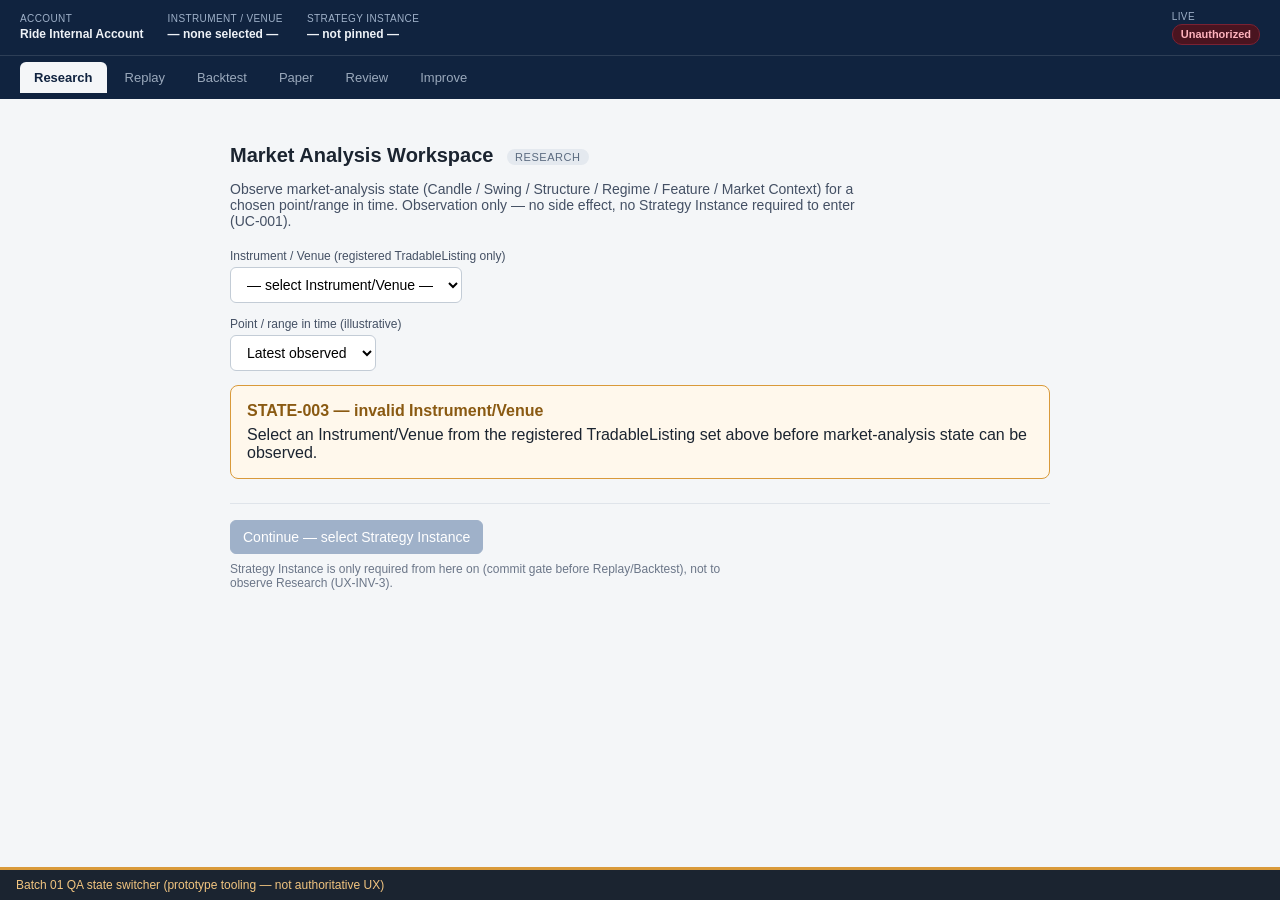
<file: prototype/phase-2/batch-01/index.html>
<!doctype html>
<html lang="en">
<head>
<meta charset="utf-8">
<meta name="viewport" content="width=device-width, initial-scale=1">
<title>Ride — Phase 2 Prototype — Batch 01 (Research foundation)</title>
<link rel="stylesheet" href="styles.css">
</head>
<body>

<!-- WS-001 Ride Workspace Shell. Traceability: TRACEABILITY.md#ws-001 -->
<header class="shell" id="shell">
  <div class="shell-row shell-context-bar" id="context-bar">
    <div class="context-item">
      <span class="context-label">Account</span>
      <span class="context-value" id="ctx-account">Ride Internal Account</span>
    </div>
    <div class="context-item">
      <span class="context-label">Instrument / Venue</span>
      <span class="context-value" id="ctx-instrument">— none selected —</span>
    </div>
    <div class="context-item">
      <span class="context-label">Strategy Instance</span>
      <span class="context-value" id="ctx-strategy-instance">— not pinned —</span>
    </div>
    <div class="context-item context-item-live">
      <span class="context-label">Live</span>
      <span class="context-value badge badge-unauthorized" id="ctx-live">Unauthorized</span>
    </div>
  </div>
  <nav class="shell-row shell-nav" id="nav-bar" aria-label="Lifecycle stage navigation">
    <button class="nav-btn nav-btn-active" data-nav="NAV-001" data-target="screen-scr-001">Research</button>
    <button class="nav-btn nav-btn-deferred" data-nav="NAV-002" data-target="screen-deferred" data-stage="Replay">Replay</button>
    <button class="nav-btn nav-btn-deferred" data-nav="NAV-003" data-target="screen-deferred" data-stage="Backtest">Backtest</button>
    <button class="nav-btn nav-btn-deferred" data-nav="NAV-004" data-target="screen-deferred" data-stage="Paper">Paper</button>
    <button class="nav-btn nav-btn-deferred" data-nav="NAV-005" data-target="screen-deferred" data-stage="Review">Review</button>
    <button class="nav-btn nav-btn-deferred" data-nav="NAV-006" data-target="screen-deferred" data-stage="Improve">Improve</button>
  </nav>
</header>

<main id="main">

  <!-- SCR-001 Market Analysis Workspace. Traceability: TRACEABILITY.md#scr-001 -->
  <section class="screen" id="screen-scr-001" data-screen="SCR-001">
    <h1>Market Analysis Workspace <span class="stage-label">Research</span></h1>
    <p class="purpose">Observe market-analysis state (Candle / Swing / Structure / Regime / Feature /
      Market Context) for a chosen point/range in time. Observation only — no side effect, no
      Strategy Instance required to enter (UC-001).</p>

    <div class="field-row">
      <label for="instrument-select">Instrument / Venue (registered TradableListing only)</label>
      <select id="instrument-select"></select>
    </div>

    <div class="field-row">
      <label for="range-select">Point / range in time (illustrative)</label>
      <select id="range-select">
        <option value="latest">Latest observed</option>
        <option value="last-4h">Last 4 hours</option>
        <option value="last-1d">Last 1 day</option>
      </select>
    </div>

    <div id="scr-001-body">
      <!-- populated by app.js: loading / invalid / missing-evidence / content -->
    </div>

    <div class="exit-row">
      <button id="btn-to-view-001" class="btn btn-primary">Continue — select Strategy Instance</button>
      <p class="hint">Strategy Instance is only required from here on (commit gate before Replay/Backtest),
        not to observe Research (UX-INV-3).</p>
    </div>
  </section>

  <!-- VIEW-001 Strategy Instance Selector. Traceability: TRACEABILITY.md#view-001 -->
  <section class="screen screen-hidden" id="screen-view-001" data-screen="VIEW-001">
    <h1>Strategy Instance Selector <span class="stage-label">Global panel</span></h1>
    <p class="purpose">Select and pin exactly one already-registered Strategy Instance as the basis
      for the bounded interaction that follows. This view never creates a new Strategy Instance
      (that belongs to VIEW-006, out of Batch 01 scope).</p>

    <div id="view-001-body">
      <!-- populated by app.js: instance list or STATE-004 missing -->
    </div>
  </section>

  <!-- VIEW-002 Research Verification Result. Traceability: TRACEABILITY.md#view-002 -->
  <section class="screen screen-hidden" id="screen-view-002" data-screen="VIEW-002">
    <h1>Research Verification Result <span class="stage-label">Research</span></h1>
    <p class="purpose">Confirms whether the Research session that just ended created no prohibited
      authoritative fact. Tri-state outcome — never binary.</p>

    <div id="view-002-body">
      <!-- populated by app.js -->
    </div>
  </section>

  <!-- Placeholder for stages not included in Batch 01. -->
  <section class="screen screen-hidden" id="screen-deferred" data-screen="DEFERRED">
    <h1><span id="deferred-stage-name">This stage</span> <span class="stage-label">Deferred</span></h1>
    <p class="purpose">Read-only navigation to this destination is preserved (UX-P-5), but its
      substantive screen/view content is not authored in Batch 01 — it is deferred to a later Phase 2
      batch. No behavior is invented here.</p>
    <button class="btn" data-nav="NAV-001" data-target="screen-scr-001">Back to Research</button>
  </section>

</main>

<!-- Prototype QA panel — NOT part of the authoritative UX itself. It exists only so every
     STATE-XXX in Batch 01's scope can be inspected directly, without pretending the prototype
     computes real verification/data-availability logic. -->
<footer class="qa-panel" id="qa-panel">
  <button id="qa-toggle" class="qa-toggle" aria-expanded="false">Batch 01 QA state switcher (prototype tooling — not authoritative UX)</button>
  <div class="qa-body qa-hidden" id="qa-body">
    <div class="qa-group">
      <span class="qa-group-label">SCR-001 states</span>
      <button class="qa-btn" data-qa="scr001-loading">STATE-001 loading</button>
      <button class="qa-btn" data-qa="scr001-invalid">STATE-003 invalid Instrument/Venue</button>
      <button class="qa-btn" data-qa="scr001-missing">STATE-005 missing historical evidence</button>
      <button class="qa-btn" data-qa="scr001-content">Content (normal)</button>
    </div>
    <div class="qa-group">
      <span class="qa-group-label">VIEW-001 states</span>
      <button class="qa-btn" data-qa="view001-empty">STATE-004 missing Strategy Instance</button>
      <button class="qa-btn" data-qa="view001-list">Instance list (normal)</button>
    </div>
    <div class="qa-group">
      <span class="qa-group-label">VIEW-002 states</span>
      <button class="qa-btn" data-qa="view002-passed">STATE-022 PASSED</button>
      <button class="qa-btn" data-qa="view002-failed">STATE-023 FAILED</button>
      <button class="qa-btn" data-qa="view002-indeterminate">STATE-024 INDETERMINATE</button>
    </div>
    <div class="qa-group">
      <button class="qa-btn qa-btn-reset" id="qa-reset">Reset demo state</button>
    </div>
  </div>
</footer>

<script src="app.js"></script>
</body>
</html>
</file>
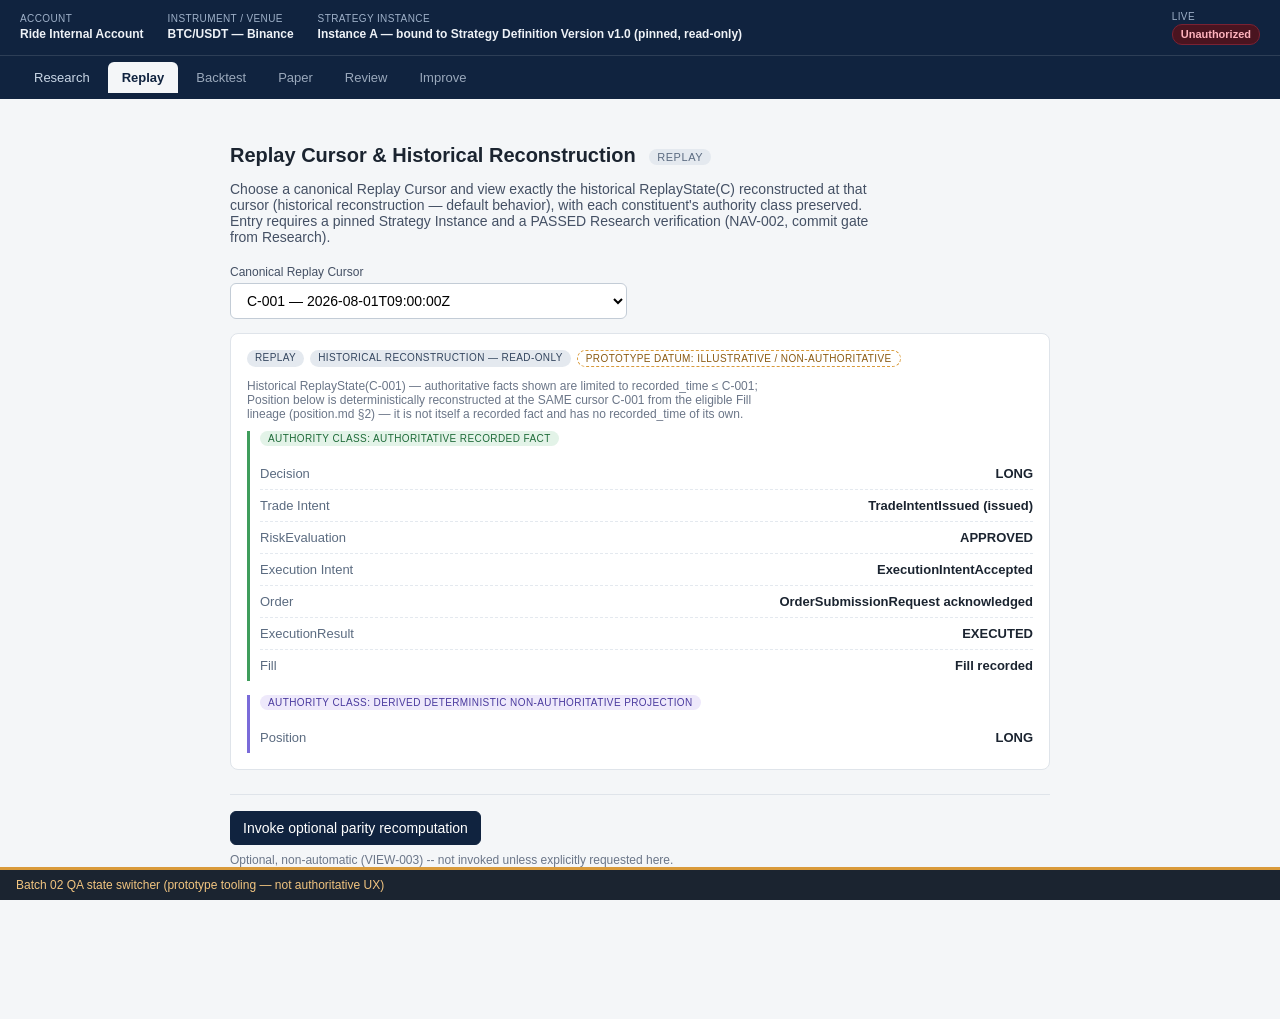
<file: prototype/phase-2/batch-02/index.html>
<!doctype html>
<html lang="en">
<head>
<meta charset="utf-8">
<meta name="viewport" content="width=device-width, initial-scale=1">
<title>Ride — Phase 2 Prototype — Batch 02 (Replay reconstruction + optional parity)</title>
<link rel="stylesheet" href="styles.css">
</head>
<body>

<!-- WS-001 Ride Workspace Shell (bounded subset, same convention as Batch 01). This is a
     separate, self-contained page — it does NOT share live JS state with Batch 01's page.
     "Arriving from Research" context (pinned Strategy Instance, Research verification outcome)
     is represented as Batch-02-local simulated incoming context (QA panel), NOT by re-
     implementing VIEW-001/VIEW-002. -->
<header class="shell" id="shell">
  <div class="shell-row shell-context-bar" id="context-bar">
    <div class="context-item">
      <span class="context-label">Account</span>
      <span class="context-value" id="ctx-account">Ride Internal Account</span>
    </div>
    <div class="context-item">
      <span class="context-label">Instrument / Venue</span>
      <span class="context-value" id="ctx-instrument">BTC/USDT — Binance</span>
    </div>
    <div class="context-item">
      <span class="context-label">Strategy Instance</span>
      <span class="context-value" id="ctx-strategy-instance">— see below —</span>
    </div>
    <div class="context-item context-item-live">
      <span class="context-label">Live</span>
      <span class="context-value badge badge-unauthorized" id="ctx-live">Unauthorized</span>
    </div>
  </div>
  <nav class="shell-row shell-nav" id="nav-bar" aria-label="Lifecycle stage navigation">
    <a class="nav-btn" href="../batch-01/index.html" data-nav="NAV-001">Research</a>
    <button class="nav-btn nav-btn-active" data-nav="NAV-002" data-target="screen-scr-002">Replay</button>
    <button class="nav-btn nav-btn-deferred" data-nav="NAV-003" data-target="screen-deferred" data-stage="Backtest">Backtest</button>
    <button class="nav-btn nav-btn-deferred" data-nav="NAV-004" data-target="screen-deferred" data-stage="Paper">Paper</button>
    <button class="nav-btn nav-btn-deferred" data-nav="NAV-005" data-target="screen-deferred" data-stage="Review">Review</button>
    <button class="nav-btn nav-btn-deferred" data-nav="NAV-006" data-target="screen-deferred" data-stage="Improve">Improve</button>
  </nav>
</header>

<main id="main">

  <!-- SCR-002 Replay Cursor & Historical Reconstruction. Traceability: traceability.md#scr-002 -->
  <section class="screen" id="screen-scr-002" data-screen="SCR-002">
    <h1>Replay Cursor &amp; Historical Reconstruction <span class="stage-label">Replay</span></h1>
    <p class="purpose">Choose a canonical Replay Cursor and view exactly the historical
      ReplayState(C) reconstructed at that cursor (historical reconstruction — default behavior),
      with each constituent's authority class preserved. Entry requires a pinned Strategy Instance
      and a PASSED Research verification (NAV-002, commit gate from Research).</p>

    <div id="scr-002-precondition-body">
      <!-- populated by app.js: NAV-002-level gate (missing Strategy Instance / verification not
           PASSED) or the cursor picker + reconstruction body -->
    </div>
  </section>

  <!-- VIEW-003 Parity Recomputation Result. Traceability: traceability.md#view-003 -->
  <section class="screen screen-hidden" id="screen-view-003" data-screen="VIEW-003">
    <h1>Parity Recomputation Result <span class="stage-label">Replay</span></h1>
    <p class="purpose">Optional, non-authoritative verification that recomputed Decision logic
      matches the recorded Decision at the current cursor — never invoked automatically, never a
      write path into the Decision authoritative stream.</p>

    <div id="view-003-body">
      <!-- populated by app.js -->
    </div>

    <div class="exit-row">
      <button class="btn" data-nav="NAV-002" data-target="screen-scr-002">Back to Replay</button>
    </div>
  </section>

  <!-- Placeholder for stages not included in Batch 02. -->
  <section class="screen screen-hidden" id="screen-deferred" data-screen="DEFERRED">
    <h1><span id="deferred-stage-name">This stage</span> <span class="stage-label">Deferred</span></h1>
    <p class="purpose">Read-only navigation to this destination is preserved (UX-P-5), but its
      substantive screen/view content is not authored in Batch 02 — it is deferred to a later
      Phase 2 batch. No behavior is invented here.</p>
    <button class="btn" data-nav="NAV-002" data-target="screen-scr-002">Back to Replay</button>
  </section>

</main>

<!-- Prototype QA panel — NOT part of the authoritative UX itself. Also used here to simulate
     "arriving from Research" incoming context (pinned Strategy Instance / verification outcome)
     without re-implementing VIEW-001/VIEW-002 as new surfaces. -->
<footer class="qa-panel" id="qa-panel">
  <button id="qa-toggle" class="qa-toggle" aria-expanded="false">Batch 02 QA state switcher (prototype tooling — not authoritative UX)</button>
  <div class="qa-body qa-hidden" id="qa-body">
    <div class="qa-group">
      <span class="qa-group-label">Simulated incoming context (NAV-002 precondition)</span>
      <button class="qa-btn" data-qa="incoming-ok">Strategy Instance pinned + verification PASSED (default)</button>
      <button class="qa-btn" data-qa="incoming-no-instance">No Strategy Instance pinned</button>
      <button class="qa-btn" data-qa="incoming-not-passed">Verification FAILED/INDETERMINATE</button>
    </div>
    <div class="qa-group">
      <span class="qa-group-label">SCR-002 states</span>
      <button class="qa-btn" data-qa="scr002-loading">STATE-001 loading</button>
      <button class="qa-btn" data-qa="scr002-normal">Normal reconstruction</button>
    </div>
    <div class="qa-group">
      <span class="qa-group-label">VIEW-003 outcome (demo-selected, non-computed)</span>
      <button class="qa-btn" data-qa="view003-match">STATE-007 MATCH</button>
      <button class="qa-btn" data-qa="view003-mismatch">STATE-008 MISMATCH</button>
      <button class="qa-btn" data-qa="view003-indeterminate">STATE-030 INDETERMINATE</button>
    </div>
    <div class="qa-group">
      <button class="qa-btn qa-btn-reset" id="qa-reset">Reset demo state</button>
    </div>
  </div>
</footer>

<script src="app.js"></script>
</body>
</html>
</file>
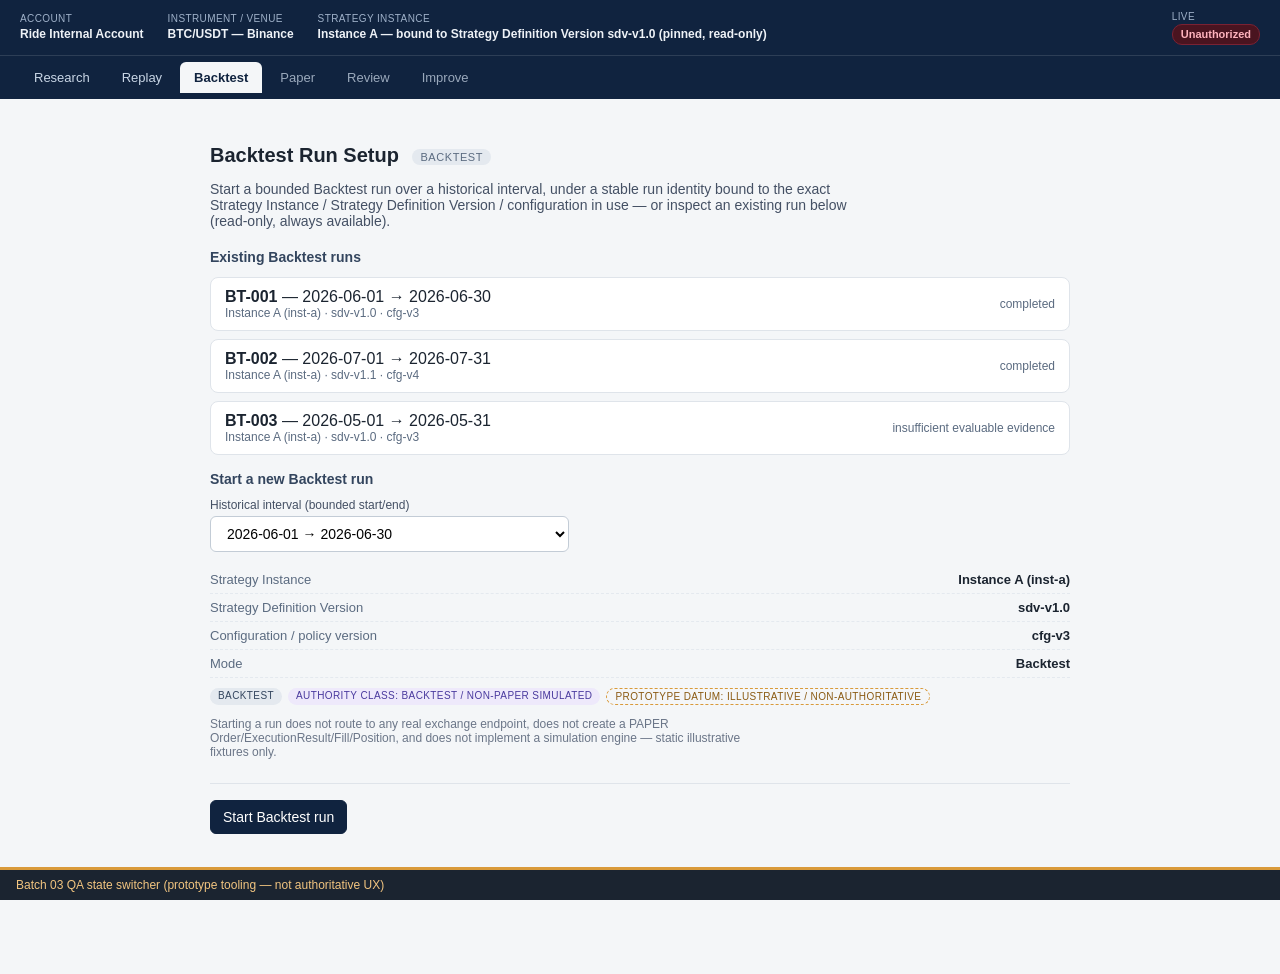
<file: prototype/phase-2/batch-03/index.html>
<!doctype html>
<html lang="en">
<head>
<meta charset="utf-8">
<meta name="viewport" content="width=device-width, initial-scale=1">
<title>Ride — Phase 2 Prototype — Batch 03 (Backtest setup + run detail + run comparison)</title>
<link rel="stylesheet" href="styles.css">
</head>
<body>

<!-- WS-001 Ride Workspace Shell (bounded subset, same convention as Batch 01/02). This is a
     separate, self-contained page — it does NOT share live JS state with Batch 01/02's pages.
     "Strategy Instance already pinned" is represented as Batch-03-local simulated incoming
     context (QA panel), NOT by re-implementing VIEW-001. -->
<header class="shell" id="shell">
  <div class="shell-row shell-context-bar" id="context-bar">
    <div class="context-item">
      <span class="context-label">Account</span>
      <span class="context-value" id="ctx-account">Ride Internal Account</span>
    </div>
    <div class="context-item">
      <span class="context-label">Instrument / Venue</span>
      <span class="context-value" id="ctx-instrument">BTC/USDT — Binance</span>
    </div>
    <div class="context-item">
      <span class="context-label">Strategy Instance</span>
      <span class="context-value" id="ctx-strategy-instance">— see below —</span>
    </div>
    <div class="context-item context-item-live">
      <span class="context-label">Live</span>
      <span class="context-value badge badge-unauthorized" id="ctx-live">Unauthorized</span>
    </div>
  </div>
  <nav class="shell-row shell-nav" id="nav-bar" aria-label="Lifecycle stage navigation">
    <a class="nav-btn" href="../batch-01/index.html" data-nav="NAV-001">Research</a>
    <a class="nav-btn" href="../batch-02/index.html" data-nav="NAV-002">Replay</a>
    <button class="nav-btn nav-btn-active" data-nav="NAV-003" data-target="screen-scr-003">Backtest</button>
    <button class="nav-btn nav-btn-deferred" data-nav="NAV-004" data-target="screen-deferred" data-stage="Paper">Paper</button>
    <button class="nav-btn nav-btn-deferred" data-nav="NAV-005" data-target="screen-deferred" data-stage="Review">Review</button>
    <button class="nav-btn nav-btn-deferred" data-nav="NAV-006" data-target="screen-deferred" data-stage="Improve">Improve</button>
  </nav>
</header>

<main id="main">

  <!-- SCR-003 Backtest Run Setup, plus NAV-003's own "existing run list" destination
       (ux-blueprint.md §5a NAV-003 "Destination"). Traceability: traceability.md#scr-003 -->
  <section class="screen" id="screen-scr-003" data-screen="SCR-003">
    <h1>Backtest Run Setup <span class="stage-label">Backtest</span></h1>
    <p class="purpose">Start a bounded Backtest run over a historical interval, under a stable
      run identity bound to the exact Strategy Instance / Strategy Definition Version /
      configuration in use — or inspect an existing run below (read-only, always available).</p>

    <h2 style="font-size:14px;color:#33455e;">Existing Backtest runs</h2>
    <div id="scr-003-run-list-body">
      <!-- populated by app.js: always visible read-only, regardless of Strategy Instance pin -->
    </div>

    <h2 style="font-size:14px;color:#33455e;">Start a new Backtest run</h2>
    <div id="scr-003-start-form-body">
      <!-- populated by app.js: NAV-003-level gate (missing Strategy Instance) or the interval
           picker + start action -->
    </div>
  </section>

  <!-- SCR-004 Backtest Run Detail. Traceability: traceability.md#scr-004 -->
  <section class="screen screen-hidden" id="screen-scr-004" data-screen="SCR-004">
    <h1>Backtest Run Detail <span class="stage-label">Backtest</span></h1>
    <p class="purpose">Decision/RiskEvaluation trace, simulated economic evidence, and a
      strategy-level evaluable result for one Backtest run — non-PAPER simulated throughout.</p>
    <div id="scr-004-body">
      <!-- populated by app.js -->
    </div>
  </section>

  <!-- SCR-005 Backtest Run Comparison. Traceability: traceability.md#scr-005 -->
  <section class="screen screen-hidden" id="screen-scr-005" data-screen="SCR-005">
    <h1>Backtest Run Comparison <span class="stage-label">Backtest</span></h1>
    <p class="purpose">Compare the strategy-level evaluable result of two (or more) Backtest
      runs, side by side — never aggregated into one opaque overall score.</p>
    <div id="scr-005-body">
      <!-- populated by app.js -->
    </div>
    <div class="exit-row">
      <button class="btn" data-nav="NAV-003" data-target="screen-scr-003">Back to Backtest</button>
    </div>
  </section>

  <!-- Placeholder for stages not included in Batch 03. -->
  <section class="screen screen-hidden" id="screen-deferred" data-screen="DEFERRED">
    <h1><span id="deferred-stage-name">This stage</span> <span class="stage-label">Deferred</span></h1>
    <p class="purpose">Read-only navigation to this destination is preserved (UX-P-5), but its
      substantive screen/view content is not authored in Batch 03 — it is deferred to a later
      Phase 2 batch. No behavior is invented here, and no Backtest-to-Paper carry-forward/promote
      action exists anywhere in this batch.</p>
    <button class="btn" data-nav="NAV-003" data-target="screen-scr-003">Back to Backtest</button>
  </section>

</main>

<!-- Prototype QA panel — NOT part of the authoritative UX itself. Also used here to simulate
     "Strategy Instance already pinned" incoming context without re-implementing VIEW-001 as a
     new surface. -->
<footer class="qa-panel" id="qa-panel">
  <button id="qa-toggle" class="qa-toggle" aria-expanded="false">Batch 03 QA state switcher (prototype tooling — not authoritative UX)</button>
  <div class="qa-body qa-hidden" id="qa-body">
    <div class="qa-group">
      <span class="qa-group-label">Simulated incoming context (NAV-003 precondition for STARTING a run)</span>
      <button class="qa-btn" data-qa="incoming-ok">Strategy Instance pinned (default)</button>
      <button class="qa-btn" data-qa="incoming-no-instance">No Strategy Instance pinned</button>
    </div>
    <div class="qa-group">
      <span class="qa-group-label">SCR-003 states</span>
      <button class="qa-btn" data-qa="scr003-loading">STATE-001 loading</button>
      <button class="qa-btn" data-qa="scr003-normal">Normal</button>
    </div>
    <div class="qa-group">
      <span class="qa-group-label">SCR-004 states</span>
      <button class="qa-btn" data-qa="scr004-unresolved">STATE-010 unresolved run identity</button>
      <button class="qa-btn" data-qa="scr004-clear-runs">STATE-002 clear all runs (also affects SCR-005)</button>
    </div>
    <div class="qa-group">
      <button class="qa-btn qa-btn-reset" id="qa-reset">Reset demo state</button>
    </div>
  </div>
</footer>

<script src="app.js"></script>
</body>
</html>
</file>
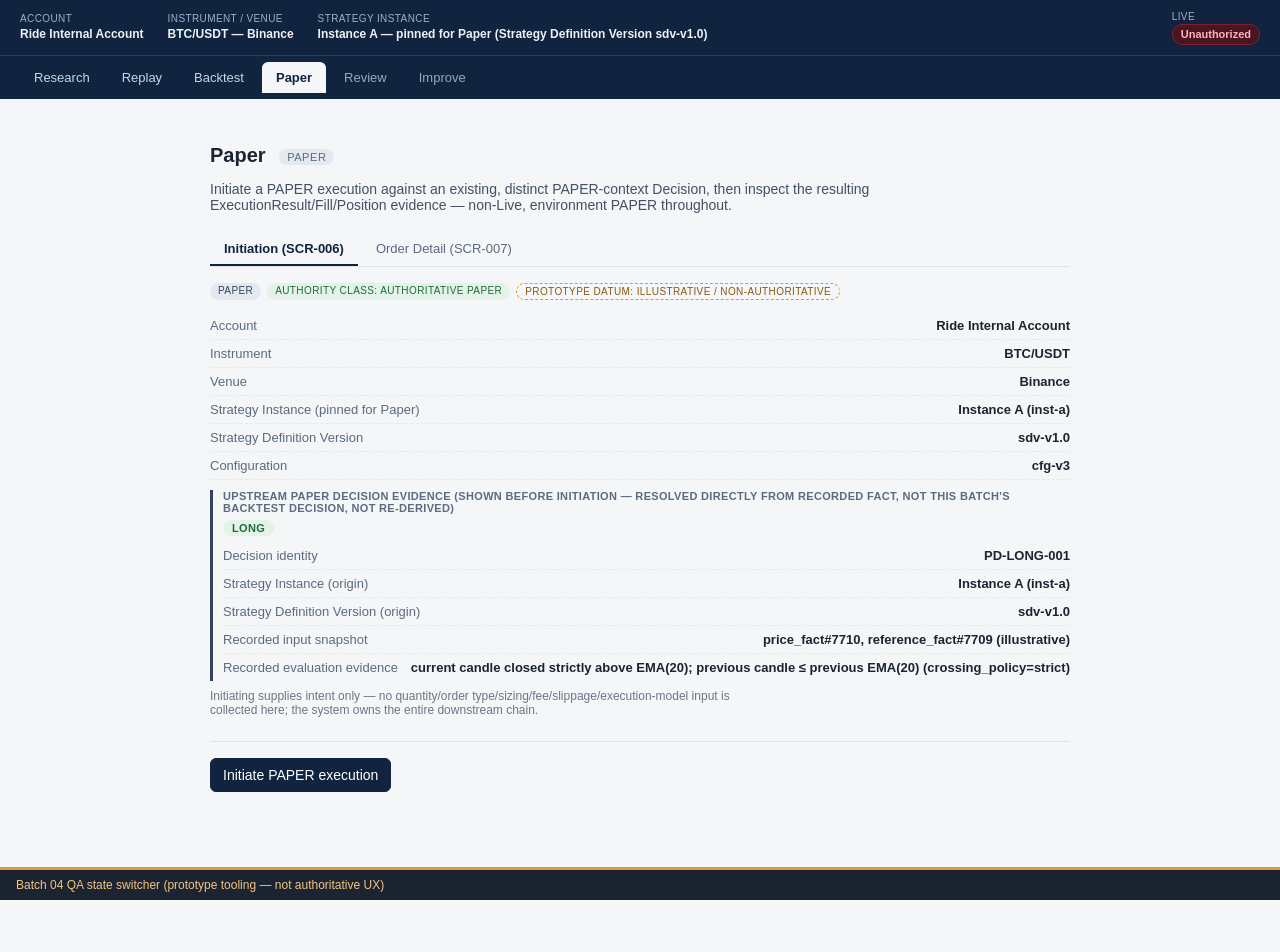
<file: prototype/phase-2/batch-04/index.html>
<!doctype html>
<html lang="en">
<head>
<meta charset="utf-8">
<meta name="viewport" content="width=device-width, initial-scale=1">
<title>Ride — Phase 2 Prototype — Batch 04 (Paper initiation + execution evidence/detail)</title>
<link rel="stylesheet" href="styles.css">
</head>
<body>

<!-- WS-001 Ride Workspace Shell (bounded subset, same convention as Batch 01/02/03). Separate,
     self-contained page — does NOT share live JS state with Batch 01/02/03. "Paper-pinned
     Strategy Instance" is represented as Batch-04-local simulated state (QA panel + bounded
     local pin fixture), NOT by re-implementing VIEW-001. -->
<header class="shell" id="shell">
  <div class="shell-row shell-context-bar" id="context-bar">
    <div class="context-item">
      <span class="context-label">Account</span>
      <span class="context-value" id="ctx-account">Ride Internal Account</span>
    </div>
    <div class="context-item">
      <span class="context-label">Instrument / Venue</span>
      <span class="context-value" id="ctx-instrument">BTC/USDT — Binance</span>
    </div>
    <div class="context-item">
      <span class="context-label">Strategy Instance</span>
      <span class="context-value" id="ctx-strategy-instance">— see below —</span>
    </div>
    <div class="context-item context-item-live">
      <span class="context-label">Live</span>
      <span class="context-value badge badge-unauthorized" id="ctx-live">Unauthorized</span>
    </div>
  </div>
  <nav class="shell-row shell-nav" id="nav-bar" aria-label="Lifecycle stage navigation">
    <a class="nav-btn" href="../batch-01/index.html" data-nav="NAV-001">Research</a>
    <a class="nav-btn" href="../batch-02/index.html" data-nav="NAV-002">Replay</a>
    <a class="nav-btn" href="../batch-03/index.html" data-nav="NAV-003">Backtest</a>
    <button class="nav-btn nav-btn-active" data-nav="NAV-004" data-target="screen-paper">Paper</button>
    <button class="nav-btn nav-btn-deferred" data-nav="NAV-005" data-target="screen-deferred" data-stage="Review">Review</button>
    <button class="nav-btn nav-btn-deferred" data-nav="NAV-006" data-target="screen-deferred" data-stage="Improve">Improve</button>
  </nav>
</header>

<main id="main">

  <!-- NAV-004 destination: SCR-006 (Paper Execution Initiation) + SCR-007 (Paper Order/Execution
       Detail). Navigation itself is always available (UX-P-5) — the sub-tabs below switch
       between the two screens independent of initiation eligibility. -->
  <section class="screen" id="screen-paper" data-screen="NAV-004">
    <h1>Paper <span class="stage-label">Paper</span></h1>
    <p class="purpose">Initiate a PAPER execution against an existing, distinct PAPER-context
      Decision, then inspect the resulting ExecutionResult/Fill/Position evidence — non-Live,
      environment PAPER throughout.</p>

    <div class="subtab-row" id="paper-subtabs">
      <button class="subtab-btn" data-subtab="scr-006">Initiation (SCR-006)</button>
      <button class="subtab-btn" data-subtab="scr-007">Order Detail (SCR-007)</button>
    </div>

    <!-- SCR-006 Paper Execution Initiation. Traceability: traceability.md#scr-006 -->
    <div id="scr-006-body">
      <!-- populated by app.js -->
    </div>

    <!-- SCR-007 Paper Order/Execution Detail. Traceability: traceability.md#scr-007 -->
    <div id="scr-007-body" class="screen-hidden">
      <!-- populated by app.js -->
    </div>
  </section>

  <!-- Placeholder for stages not included in Batch 04. -->
  <section class="screen screen-hidden" id="screen-deferred" data-screen="DEFERRED">
    <h1><span id="deferred-stage-name">This stage</span> <span class="stage-label">Deferred</span></h1>
    <p class="purpose">Read-only navigation to this destination is preserved (UX-P-5), but its
      substantive screen/view content is not authored in Batch 04 — it is deferred to a later
      Phase 2 batch. No behavior is invented here.</p>
    <button class="btn" data-nav="NAV-004" data-target="screen-paper">Back to Paper</button>
  </section>

</main>

<!-- Prototype QA panel — NOT part of the authoritative UX itself. Simulates precondition/risk/
     execution/position scenarios without a real event log/Risk/execution engine. -->
<footer class="qa-panel" id="qa-panel">
  <button id="qa-toggle" class="qa-toggle" aria-expanded="false">Batch 04 QA state switcher (prototype tooling — not authoritative UX)</button>
  <div class="qa-body qa-hidden" id="qa-body">
    <div class="qa-group">
      <span class="qa-group-label">Account/Instrument/Venue (STATE-003)</span>
      <button class="qa-btn" data-qa="acct-valid">Valid (default)</button>
      <button class="qa-btn" data-qa="acct-invalid">STATE-003 invalid</button>
    </div>
    <div class="qa-group">
      <span class="qa-group-label">Paper Strategy Instance pin (STATE-028/029)</span>
      <button class="qa-btn" data-qa="pin-none">STATE-028 not selected</button>
      <button class="qa-btn" data-qa="pin-selected">STATE-029 selected, not pinned</button>
      <button class="qa-btn" data-qa="pin-pinned">Pinned (default)</button>
    </div>
    <div class="qa-group">
      <span class="qa-group-label">PAPER-context Decision (STATE-011)</span>
      <button class="qa-btn" data-qa="decision-available">Eligible (default)</button>
      <button class="qa-btn" data-qa="decision-unavailable">STATE-011 unavailable</button>
    </div>
    <div class="qa-group">
      <span class="qa-group-label">PAPER Decision scenario (initiation-context — changing this invalidates any current execution)</span>
      <button class="qa-btn" data-qa="decision-long">LONG (default)</button>
      <button class="qa-btn" data-qa="decision-short">SHORT</button>
    </div>
    <div class="qa-group">
      <span class="qa-group-label">Next initiation — Risk outcome</span>
      <button class="qa-btn" data-qa="risk-approved">APPROVED (default)</button>
      <button class="qa-btn" data-qa="risk-rejected">STATE-013 REJECTED</button>
      <button class="qa-btn" data-qa="risk-non-evaluable">STATE-014 NON_EVALUABLE</button>
    </div>
    <div class="qa-group">
      <span class="qa-group-label">Next initiation — Execution outcome (if APPROVED)</span>
      <button class="qa-btn" data-qa="exec-executed">EXECUTED (default)</button>
      <button class="qa-btn" data-qa="exec-not-executed">NOT_EXECUTED</button>
    </div>
    <div class="qa-group">
      <span class="qa-group-label">Position tab demo</span>
      <button class="qa-btn" data-qa="position-natural">Natural, from Fill (default)</button>
      <button class="qa-btn" data-qa="position-non-evaluable">STATE-021 NON_EVALUABLE (illustrative multi-Fill demo)</button>
    </div>
    <div class="qa-group">
      <button class="qa-btn qa-btn-reset" id="qa-reset">Reset demo state</button>
    </div>
  </div>
</footer>

<script src="app.js"></script>
</body>
</html>
</file>
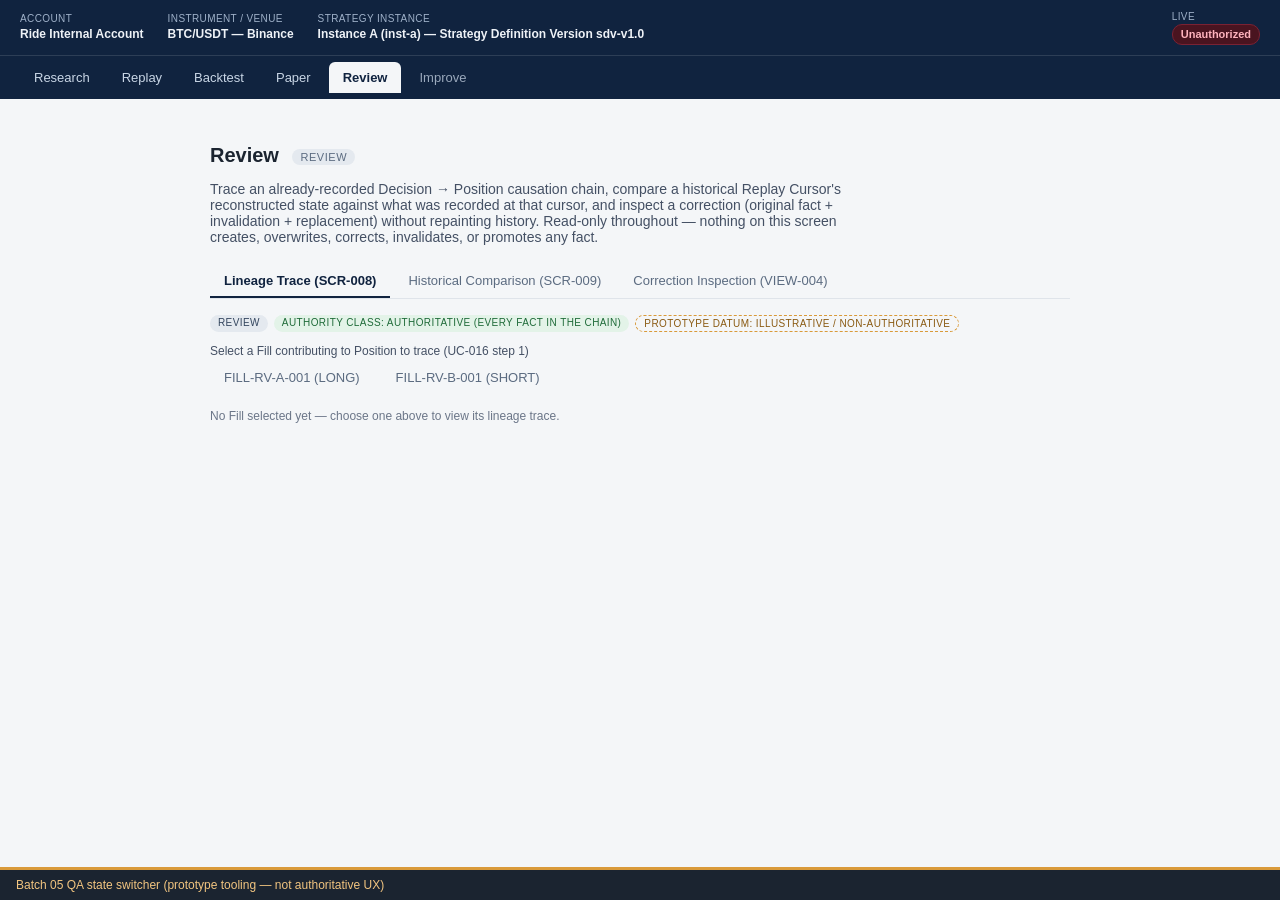
<file: prototype/phase-2/batch-05/index.html>
<!doctype html>
<html lang="en">
<head>
<meta charset="utf-8">
<meta name="viewport" content="width=device-width, initial-scale=1">
<title>Ride — Phase 2 Prototype — Batch 05 (Review / causation / historical comparison / correction inspection)</title>
<link rel="stylesheet" href="styles.css">
</head>
<body>

<!-- WS-001 Ride Workspace Shell (bounded subset, same convention as Batch 01/02/03/04). Separate,
     self-contained page — does NOT share live JS state with Batch 01/02/03/04. -->
<header class="shell" id="shell">
  <div class="shell-row shell-context-bar" id="context-bar">
    <div class="context-item">
      <span class="context-label">Account</span>
      <span class="context-value" id="ctx-account">Ride Internal Account</span>
    </div>
    <div class="context-item">
      <span class="context-label">Instrument / Venue</span>
      <span class="context-value" id="ctx-instrument">BTC/USDT — Binance</span>
    </div>
    <div class="context-item">
      <span class="context-label">Strategy Instance</span>
      <span class="context-value" id="ctx-strategy-instance">Instance A (inst-a) — Strategy Definition Version sdv-v1.0</span>
    </div>
    <div class="context-item context-item-live">
      <span class="context-label">Live</span>
      <span class="context-value badge badge-unauthorized" id="ctx-live">Unauthorized</span>
    </div>
  </div>
  <nav class="shell-row shell-nav" id="nav-bar" aria-label="Lifecycle stage navigation">
    <a class="nav-btn" href="../batch-01/index.html" data-nav="NAV-001">Research</a>
    <a class="nav-btn" href="../batch-02/index.html" data-nav="NAV-002">Replay</a>
    <a class="nav-btn" href="../batch-03/index.html" data-nav="NAV-003">Backtest</a>
    <a class="nav-btn" href="../batch-04/index.html" data-nav="NAV-004">Paper</a>
    <button class="nav-btn nav-btn-active" data-nav="NAV-005" data-target="screen-review">Review</button>
    <button class="nav-btn nav-btn-deferred" data-nav="NAV-006" data-target="screen-deferred" data-stage="Improve">Improve</button>
  </nav>
</header>

<main id="main">

  <!-- NAV-005 destination: SCR-008 (Decision -> Position Lineage Trace) + SCR-009 (Historical
       State Comparison) + VIEW-004 (Correction Inspection). Read-only inspection throughout — no
       authoritative action exists anywhere on this screen (INV-1). -->
  <section class="screen" id="screen-review" data-screen="NAV-005">
    <h1>Review <span class="stage-label">Review</span></h1>
    <p class="purpose">Trace an already-recorded Decision → Position causation chain, compare a
      historical Replay Cursor's reconstructed state against what was recorded at that cursor, and
      inspect a correction (original fact + invalidation + replacement) without repainting
      history. Read-only throughout — nothing on this screen creates, overwrites, corrects,
      invalidates, or promotes any fact.</p>

    <div class="subtab-row" id="review-subtabs">
      <button class="subtab-btn" data-subtab="scr-008">Lineage Trace (SCR-008)</button>
      <button class="subtab-btn" data-subtab="scr-009">Historical Comparison (SCR-009)</button>
      <button class="subtab-btn" data-subtab="view-004">Correction Inspection (VIEW-004)</button>
    </div>

    <!-- SCR-008 Decision -> Position Lineage Trace. Traceability: traceability.md#scr-008 -->
    <div id="scr-008-body">
      <!-- populated by app.js -->
    </div>

    <!-- SCR-009 Historical State Comparison. Traceability: traceability.md#scr-009 -->
    <div id="scr-009-body" class="screen-hidden">
      <!-- populated by app.js -->
    </div>

    <!-- VIEW-004 Correction Inspection. Traceability: traceability.md#view-004 -->
    <div id="view-004-body" class="screen-hidden">
      <!-- populated by app.js -->
    </div>
  </section>

  <!-- Placeholder for stages not included in Batch 05. -->
  <section class="screen screen-hidden" id="screen-deferred" data-screen="DEFERRED">
    <h1><span id="deferred-stage-name">This stage</span> <span class="stage-label">Deferred</span></h1>
    <p class="purpose">Read-only navigation to this destination is preserved (UX-P-5), but its
      substantive screen/view content is not authored in Batch 05 — it is deferred to a later
      Phase 2 batch. No behavior is invented here.</p>
    <button class="btn" data-nav="NAV-005" data-target="screen-review">Back to Review</button>
  </section>

</main>

<!-- Prototype QA panel — NOT part of the authoritative UX itself. Simulates the NAV-005
     required-context-missing scenario (Scenario family D) without a real event log/Replay engine. -->
<footer class="qa-panel" id="qa-panel">
  <button id="qa-toggle" class="qa-toggle" aria-expanded="false">Batch 05 QA state switcher (prototype tooling — not authoritative UX)</button>
  <div class="qa-body qa-hidden" id="qa-body">
    <div class="qa-group">
      <span class="qa-group-label">SCR-008 required context — Fill/Position contribution</span>
      <button class="qa-btn" data-qa="scr008-evidence-exists">Exists (default)</button>
      <button class="qa-btn" data-qa="scr008-evidence-missing">Missing — STATE-002</button>
    </div>
    <div class="qa-group">
      <span class="qa-group-label">SCR-009 required context — Replay Cursor run at SCR-002</span>
      <button class="qa-btn" data-qa="scr009-cursor-exists">Exists (default)</button>
      <button class="qa-btn" data-qa="scr009-cursor-missing">Missing — STATE-002</button>
    </div>
    <div class="qa-group">
      <button class="qa-btn qa-btn-reset" id="qa-reset">Reset demo state</button>
    </div>
  </div>
</footer>

<script src="app.js"></script>
</body>
</html>
</file>
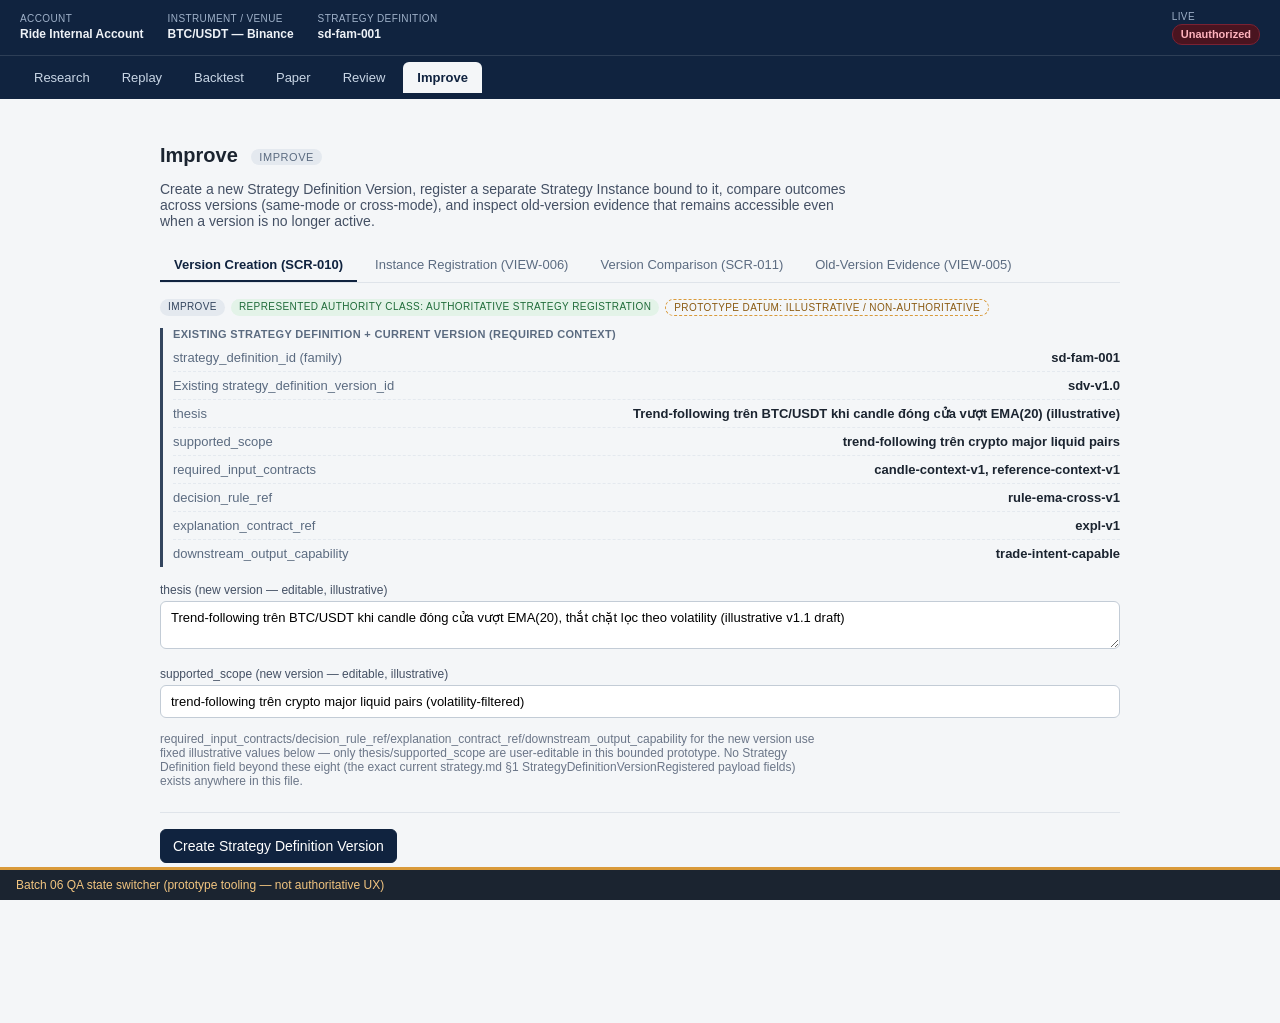
<file: prototype/phase-2/batch-06/index.html>
<!doctype html>
<html lang="en">
<head>
<meta charset="utf-8">
<meta name="viewport" content="width=device-width, initial-scale=1">
<title>Ride — Phase 2 Prototype — Batch 06 (Improve / new strategy version / instance registration / version comparison / old-version evidence access)</title>
<link rel="stylesheet" href="styles.css">
</head>
<body>

<!-- WS-001 Ride Workspace Shell (bounded subset, same convention as Batch 01-05). Separate,
     self-contained page — does NOT share live JS state with Batch 01-05. -->
<header class="shell" id="shell">
  <div class="shell-row shell-context-bar" id="context-bar">
    <div class="context-item">
      <span class="context-label">Account</span>
      <span class="context-value" id="ctx-account">Ride Internal Account</span>
    </div>
    <div class="context-item">
      <span class="context-label">Instrument / Venue</span>
      <span class="context-value" id="ctx-instrument">BTC/USDT — Binance</span>
    </div>
    <div class="context-item">
      <span class="context-label">Strategy Definition</span>
      <span class="context-value" id="ctx-strategy-def">sd-fam-001</span>
    </div>
    <div class="context-item context-item-live">
      <span class="context-label">Live</span>
      <span class="context-value badge badge-unauthorized" id="ctx-live">Unauthorized</span>
    </div>
  </div>
  <nav class="shell-row shell-nav" id="nav-bar" aria-label="Lifecycle stage navigation">
    <a class="nav-btn" href="../batch-01/index.html" data-nav="NAV-001">Research</a>
    <a class="nav-btn" href="../batch-02/index.html" data-nav="NAV-002">Replay</a>
    <a class="nav-btn" href="../batch-03/index.html" data-nav="NAV-003">Backtest</a>
    <a class="nav-btn" href="../batch-04/index.html" data-nav="NAV-004">Paper</a>
    <a class="nav-btn" href="../batch-05/index.html" data-nav="NAV-005">Review</a>
    <button class="nav-btn nav-btn-active" data-nav="NAV-006" data-target="screen-improve">Improve</button>
  </nav>
</header>

<main id="main">

  <!-- NAV-006 destination: SCR-010 (Strategy Definition Version Creation) + VIEW-006 (Strategy
       Instance Creation/Binding) + SCR-011 (Strategy Version Comparison) + VIEW-005 (Old-Version
       Evidence Access). Improve owns ONLY version creation, Instance registration, comparison,
       and old-version evidence access — no organization/strategy-administration behavior. -->
  <section class="screen" id="screen-improve" data-screen="NAV-006">
    <h1>Improve <span class="stage-label">Improve</span></h1>
    <p class="purpose">Create a new Strategy Definition Version, register a separate Strategy
      Instance bound to it, compare outcomes across versions (same-mode or cross-mode), and
      inspect old-version evidence that remains accessible even when a version is no longer
      active.</p>

    <div class="subtab-row" id="improve-subtabs">
      <button class="subtab-btn" data-subtab="scr-010">Version Creation (SCR-010)</button>
      <button class="subtab-btn" data-subtab="view-006">Instance Registration (VIEW-006)</button>
      <button class="subtab-btn" data-subtab="scr-011">Version Comparison (SCR-011)</button>
      <button class="subtab-btn" data-subtab="view-005">Old-Version Evidence (VIEW-005)</button>
    </div>

    <!-- SCR-010 Strategy Definition Version Creation. Traceability: traceability.md#scr-010 -->
    <div id="scr-010-body">
      <!-- populated by app.js -->
    </div>

    <!-- VIEW-006 Strategy Instance Creation/Binding. Traceability: traceability.md#view-006 -->
    <div id="view-006-body" class="screen-hidden">
      <!-- populated by app.js -->
    </div>

    <!-- SCR-011 Strategy Version Comparison. Traceability: traceability.md#scr-011 -->
    <div id="scr-011-body" class="screen-hidden">
      <!-- populated by app.js -->
    </div>

    <!-- VIEW-005 Old-Version Evidence Access. Traceability: traceability.md#view-005 -->
    <div id="view-005-body" class="screen-hidden">
      <!-- populated by app.js -->
    </div>
  </section>

</main>

<!-- Prototype QA panel — NOT part of the authoritative UX itself. Simulates STATE-025/026 and the
     SCR-011 required-context-missing scenario without a real event log/Strategy engine. -->
<footer class="qa-panel" id="qa-panel">
  <button id="qa-toggle" class="qa-toggle" aria-expanded="false">Batch 06 QA state switcher (prototype tooling — not authoritative UX)</button>
  <div class="qa-body qa-hidden" id="qa-body">
    <div class="qa-group">
      <span class="qa-group-label">Old-version PAPER evidence (VIEW-005 STATE-025/026)</span>
      <button class="qa-btn" data-qa="state025-complete">STATE-025 complete (default)</button>
      <button class="qa-btn" data-qa="state026-partial">STATE-026 partial (PAPER Fill/Position unavailable)</button>
    </div>
    <div class="qa-group">
      <span class="qa-group-label">SCR-011 required context</span>
      <button class="qa-btn" data-qa="scr011-evidence-exists">≥2 Instances exist (default)</button>
      <button class="qa-btn" data-qa="scr011-evidence-missing">Missing — STATE-002</button>
    </div>
    <div class="qa-group">
      <button class="qa-btn qa-btn-reset" id="qa-reset">Reset demo state (clears created versions/registered instances)</button>
    </div>
  </div>
</footer>

<script src="app.js"></script>
</body>
</html>
</file>
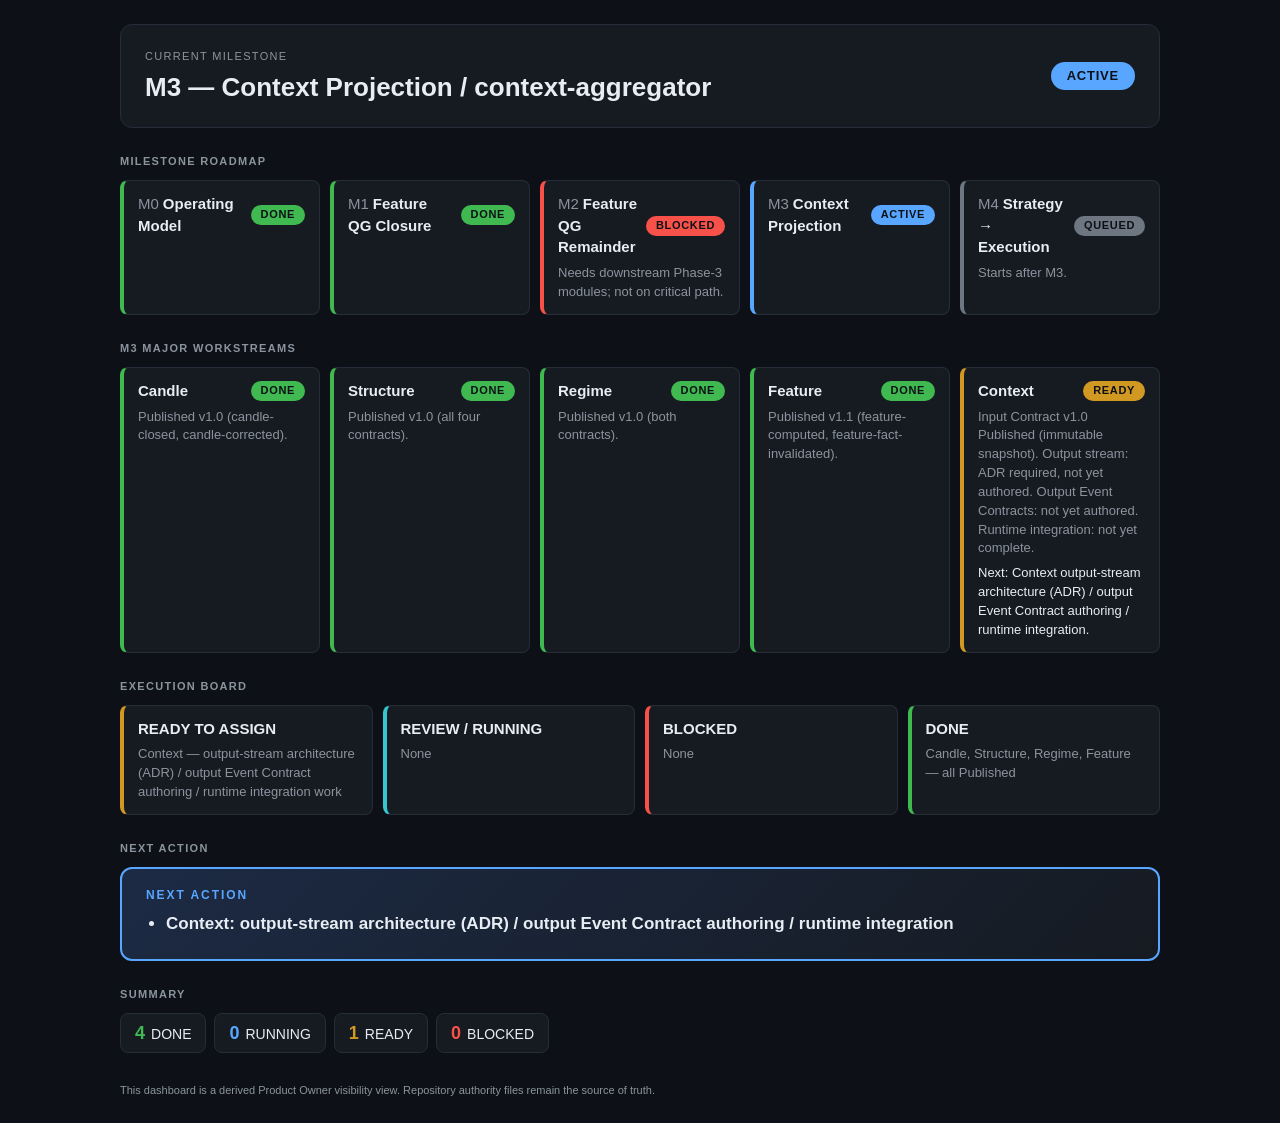
<file: docs/project/milestone-dashboard.html>
<!doctype html>
<html lang="en">
<head>
<meta charset="utf-8">
<meta name="viewport" content="width=device-width, initial-scale=1">
<title>Ride — Project Dashboard</title>
<style>
:root{--bg:#0d1117;--panel:#161b22;--line:#262d38;--text:#e6edf3;--mute:#8b949e;
--done:#3fb950;--active:#58a6ff;--run:#58a6ff;--ready:#d29922;--wait:#a371f7;--block:#f85149;--review:#39c5cf;--queued:#6e7681}
*{box-sizing:border-box}
body{margin:0;background:var(--bg);color:var(--text);font:14px/1.45 -apple-system,BlinkMacSystemFont,"Segoe UI",Roboto,sans-serif;padding:24px 16px}
main{max-width:1040px;margin:0 auto}
h2{font-size:11px;letter-spacing:.12em;text-transform:uppercase;color:var(--mute);margin:26px 0 10px;font-weight:600}
.hero{display:flex;flex-wrap:wrap;justify-content:space-between;align-items:center;gap:12px;background:var(--panel);border:1px solid var(--line);border-radius:12px;padding:20px 24px}
.hero small{color:var(--mute);font-size:11px;letter-spacing:.12em;text-transform:uppercase}
.hero h1{margin:4px 0 0;font-size:26px}
.badge{display:inline-block;padding:2px 10px;border-radius:999px;font-size:11px;font-weight:700;letter-spacing:.06em;color:#0d1117;background:var(--c,var(--queued))}
.hero .badge{font-size:13px;padding:5px 16px}
.DONE{--c:var(--done)}.ACTIVE{--c:var(--active)}.RUNNING{--c:var(--run)}.READY{--c:var(--ready)}.WAITING{--c:var(--wait)}.BLOCKED{--c:var(--block)}.REVIEW{--c:var(--review)}.QUEUED{--c:var(--queued)}
.grid{display:grid;gap:10px;grid-template-columns:repeat(auto-fit,minmax(170px,1fr))}
.card{background:var(--panel);border:1px solid var(--line);border-left:4px solid var(--c,var(--queued));border-radius:8px;padding:12px 14px}
.card b{font-size:15px}.card .top{display:flex;justify-content:space-between;align-items:center;gap:8px;margin-bottom:6px}
.card p{margin:0;color:var(--mute);font-size:13px}.card p.next{color:var(--text);margin-top:6px}
.id{color:var(--mute);font-weight:400;margin-right:4px}
.next-box{background:linear-gradient(135deg,#1c2a44,#161b22);border:2px solid var(--active);border-radius:12px;padding:18px 24px}
.next-box h3{margin:0 0 8px;font-size:12px;letter-spacing:.16em;color:var(--active)}
.next-box li{font-size:17px;font-weight:600;margin:4px 0}
.next-box ul{margin:0;padding-left:20px}
.sum{display:flex;flex-wrap:wrap;gap:8px}
.sum span{background:var(--panel);border:1px solid var(--line);border-radius:8px;padding:6px 14px}
.sum b{font-size:18px;margin-right:6px;color:var(--c)}
footer{margin-top:30px;color:var(--mute);font-size:11px}
</style>
</head>
<body>
<main>
<section class="hero">
  <div><small>Current Milestone</small><h1>M3 — Context Projection / context-aggregator</h1></div>
  <span class="badge ACTIVE">ACTIVE</span>
</section>

<h2>Milestone roadmap</h2>
<div class="grid" style="grid-template-columns:repeat(auto-fit,minmax(185px,1fr))">
  <div class="card DONE"><div class="top"><b><span class="id">M0</span>Operating Model</b><span class="badge DONE">DONE</span></div></div>
  <div class="card DONE"><div class="top"><b><span class="id">M1</span>Feature QG Closure</b><span class="badge DONE">DONE</span></div></div>
  <div class="card BLOCKED"><div class="top"><b><span class="id">M2</span>Feature QG Remainder</b><span class="badge BLOCKED">BLOCKED</span></div><p>Needs downstream Phase-3 modules; not on critical path.</p></div>
  <div class="card ACTIVE"><div class="top"><b><span class="id">M3</span>Context Projection</b><span class="badge ACTIVE">ACTIVE</span></div></div>
  <div class="card QUEUED"><div class="top"><b><span class="id">M4</span>Strategy → Execution</b><span class="badge QUEUED">QUEUED</span></div><p>Starts after M3.</p></div>
</div>

<h2>M3 major workstreams</h2>
<div class="grid">
  <div class="card DONE"><div class="top"><b>Candle</b><span class="badge DONE">DONE</span></div><p>Published v1.0 (candle-closed, candle-corrected).</p></div>
  <div class="card DONE"><div class="top"><b>Structure</b><span class="badge DONE">DONE</span></div><p>Published v1.0 (all four contracts).</p></div>
  <div class="card DONE"><div class="top"><b>Regime</b><span class="badge DONE">DONE</span></div><p>Published v1.0 (both contracts).</p></div>
  <div class="card DONE"><div class="top"><b>Feature</b><span class="badge DONE">DONE</span></div><p>Published v1.1 (feature-computed, feature-fact-invalidated).</p></div>
  <div class="card READY"><div class="top"><b>Context</b><span class="badge READY">READY</span></div><p>Input Contract v1.0 Published (immutable snapshot). Output stream: ADR required, not yet authored. Output Event Contracts: not yet authored. Runtime integration: not yet complete.</p><p class="next">Next: Context output-stream architecture (ADR) / output Event Contract authoring / runtime integration.</p></div>
</div>

<h2>Execution board</h2>
<div class="grid board" style="grid-template-columns:repeat(auto-fit,minmax(200px,1fr))">
  <div class="card READY"><div class="top"><b>READY TO ASSIGN</b></div><p>Context — output-stream architecture (ADR) / output Event Contract authoring / runtime integration work</p></div>
  <div class="card REVIEW"><div class="top"><b>REVIEW / RUNNING</b></div><p>None</p></div>
  <div class="card BLOCKED"><div class="top"><b>BLOCKED</b></div><p>None</p></div>
  <div class="card DONE"><div class="top"><b>DONE</b></div><p>Candle, Structure, Regime, Feature — all Published</p></div>
</div>

<h2>Next action</h2>
<section class="next-box">
  <h3>NEXT ACTION</h3>
  <ul>
    <li>Context: output-stream architecture (ADR) / output Event Contract authoring / runtime integration</li>
  </ul>
</section>

<h2>Summary</h2>
<div class="sum">
  <span class="DONE"><b>4</b>DONE</span>
  <span class="RUNNING"><b>0</b>RUNNING</span>
  <span class="READY"><b>1</b>READY</span>
  <span class="BLOCKED"><b>0</b>BLOCKED</span>
</div>

<footer>This dashboard is a derived Product Owner visibility view. Repository authority files remain the source of truth.</footer>
</main>
</body>
</html>
</file>
<file: prototype/phase-2/batch-01/styles.css>
/* Ride — Phase 2 Prototype — Batch 01. Illustrative styling only.
   No pixel/branding decision is authoritative — Out-of-scope per ux-blueprint.md. */

* { box-sizing: border-box; }

body {
  margin: 0;
  font-family: -apple-system, BlinkMacSystemFont, "Segoe UI", Helvetica, Arial, sans-serif;
  color: #1b2430;
  background: #f4f6f8;
}

/* ---- WS-001 shell ---- */

.shell {
  background: #10233f;
  color: #eef2f7;
  position: sticky;
  top: 0;
  z-index: 10;
}

.shell-row {
  display: flex;
  align-items: center;
  gap: 24px;
  padding: 10px 20px;
}

.shell-context-bar {
  border-bottom: 1px solid rgba(255,255,255,0.12);
  flex-wrap: wrap;
}

.context-item {
  display: flex;
  flex-direction: column;
  font-size: 12px;
  line-height: 1.4;
}

.context-item-live {
  margin-left: auto;
}

.context-label {
  text-transform: uppercase;
  letter-spacing: 0.04em;
  color: #9fb1c9;
  font-size: 10px;
}

.context-value {
  font-weight: 600;
}

.badge {
  display: inline-block;
  padding: 2px 8px;
  border-radius: 10px;
  font-size: 11px;
}

.badge-unauthorized {
  background: #4a1420;
  color: #ffb3bd;
  border: 1px solid #7a2233;
}

.shell-nav {
  gap: 4px;
  padding-top: 6px;
  padding-bottom: 6px;
}

.nav-btn {
  background: transparent;
  border: none;
  color: #c9d6e6;
  padding: 8px 14px;
  border-radius: 6px 6px 0 0;
  cursor: pointer;
  font-size: 13px;
}

.nav-btn:hover {
  background: rgba(255,255,255,0.08);
}

.nav-btn-active {
  background: #f4f6f8;
  color: #10233f;
  font-weight: 700;
}

.nav-btn-deferred {
  opacity: 0.75;
}

/* ---- main content ---- */

main {
  max-width: 860px;
  margin: 0 auto;
  padding: 28px 20px 140px;
}

.screen h1 {
  font-size: 20px;
  margin-bottom: 4px;
}

.stage-label {
  font-size: 11px;
  font-weight: 500;
  text-transform: uppercase;
  letter-spacing: 0.05em;
  color: #5b6b80;
  background: #e4e9ef;
  padding: 2px 8px;
  border-radius: 10px;
  vertical-align: middle;
  margin-left: 8px;
}

.purpose {
  color: #445064;
  font-size: 14px;
  max-width: 640px;
  margin-bottom: 20px;
}

.screen-hidden {
  display: none;
}

.field-row {
  margin-bottom: 14px;
}

.field-row label {
  display: block;
  font-size: 12px;
  color: #445064;
  margin-bottom: 4px;
}

select, .btn {
  font-size: 14px;
  padding: 8px 12px;
  border-radius: 6px;
  border: 1px solid #c3ccd6;
  background: #fff;
}

.btn {
  cursor: pointer;
}

.btn-primary {
  background: #10233f;
  color: #fff;
  border-color: #10233f;
}

.btn-primary:disabled {
  background: #9fb1c9;
  border-color: #9fb1c9;
  cursor: not-allowed;
}

.exit-row {
  margin-top: 24px;
  padding-top: 16px;
  border-top: 1px solid #dfe4ea;
}

.hint {
  font-size: 12px;
  color: #6b7688;
  margin-top: 8px;
  max-width: 520px;
}

/* ---- state panels ---- */

.panel {
  border: 1px solid #dfe4ea;
  border-radius: 8px;
  padding: 16px;
  background: #fff;
}

.panel-loading {
  color: #6b7688;
  font-style: italic;
}

.panel-blocked {
  border-color: #d99a3a;
  background: #fff8ec;
}

.panel-blocked .panel-title {
  color: #8a5a12;
}

.panel-fail {
  border-color: #c0455a;
  background: #fdf1f3;
}

.panel-fail .panel-title {
  color: #8a1f32;
}

.panel-indeterminate {
  border-color: #7a6bd9;
  background: #f4f2fd;
}

.panel-indeterminate .panel-title {
  color: #4a3a9e;
}

.panel-passed {
  border-color: #3f9d5c;
  background: #f0faf3;
}

.panel-passed .panel-title {
  color: #1f6b39;
}

.panel-title {
  font-weight: 700;
  margin-bottom: 6px;
}

.evidence-row {
  display: flex;
  justify-content: space-between;
  padding: 6px 0;
  border-bottom: 1px dashed #e4e9ef;
  font-size: 13px;
}

.evidence-row:last-child {
  border-bottom: none;
}

.evidence-label {
  color: #5b6b80;
}

.evidence-value {
  font-weight: 600;
}

.label-row {
  display: flex;
  gap: 6px;
  margin-bottom: 12px;
}

.mode-label, .authority-label, .prototype-datum-label {
  font-size: 10px;
  text-transform: uppercase;
  letter-spacing: 0.04em;
  padding: 2px 8px;
  border-radius: 10px;
}

/* Prototype-datum-label communicates that the ACTUAL displayed value in this batch is a mock
   fixture, never a real recorded fact — kept visually distinct from authority-label (which
   communicates the authority CLASS the production feature would carry) so the two are never
   read as the same claim. Closes P2-B01-A-MAJ-01. */
.prototype-datum-label {
  background: transparent;
  color: #8a5a12;
  border: 1px dashed #d99a3a;
}

.mode-label {
  background: #e4e9ef;
  color: #33455e;
}

.authority-label-authoritative {
  background: #e3f3e8;
  color: #1f6b39;
}

.authority-label-workflow {
  background: #eee9fb;
  color: #4a3a9e;
}

.authority-label-registration {
  background: #fdf3e3;
  color: #8a5a12;
}

.instance-list {
  display: flex;
  flex-direction: column;
  gap: 8px;
}

.instance-row {
  display: flex;
  align-items: center;
  justify-content: space-between;
  border: 1px solid #dfe4ea;
  border-radius: 8px;
  padding: 10px 14px;
  background: #fff;
}

.instance-row-pinned {
  border-color: #3f9d5c;
  background: #f0faf3;
}

/* ---- QA panel ---- */

.qa-panel {
  position: fixed;
  bottom: 0;
  left: 0;
  right: 0;
  background: #1b2430;
  color: #cfd8e3;
  border-top: 3px solid #d99a3a;
  z-index: 20;
}

.qa-toggle {
  width: 100%;
  text-align: left;
  background: transparent;
  color: #f2c580;
  border: none;
  padding: 8px 16px;
  font-size: 12px;
  cursor: pointer;
}

.qa-body {
  padding: 10px 16px 16px;
  display: flex;
  gap: 24px;
  flex-wrap: wrap;
}

.qa-hidden {
  display: none;
}

.qa-group {
  display: flex;
  align-items: center;
  gap: 6px;
  flex-wrap: wrap;
}

.qa-group-label {
  font-size: 11px;
  color: #8fa0b8;
  margin-right: 4px;
}

.qa-btn {
  font-size: 11px;
  padding: 5px 9px;
  border-radius: 5px;
  border: 1px solid #3a4a63;
  background: #253449;
  color: #cfd8e3;
  cursor: pointer;
}

.qa-btn:hover {
  background: #33455e;
}

.qa-btn-reset {
  border-color: #7a2233;
  color: #ffb3bd;
}
</file>
<file: prototype/phase-2/batch-02/styles.css>
/* Ride — Phase 2 Prototype — Batch 02. Illustrative styling only.
   No pixel/branding decision is authoritative — Out-of-scope per ux-blueprint.md.
   Duplicated (not shared/linked) from Batch 01's visual conventions on purpose — keeps each
   batch independently reviewable/mutable without cross-batch coupling. */

* { box-sizing: border-box; }

body {
  margin: 0;
  font-family: -apple-system, BlinkMacSystemFont, "Segoe UI", Helvetica, Arial, sans-serif;
  color: #1b2430;
  background: #f4f6f8;
}

/* ---- WS-001 shell ---- */

.shell {
  background: #10233f;
  color: #eef2f7;
  position: sticky;
  top: 0;
  z-index: 10;
}

.shell-row {
  display: flex;
  align-items: center;
  gap: 24px;
  padding: 10px 20px;
}

.shell-context-bar {
  border-bottom: 1px solid rgba(255,255,255,0.12);
  flex-wrap: wrap;
}

.context-item {
  display: flex;
  flex-direction: column;
  font-size: 12px;
  line-height: 1.4;
}

.context-item-live {
  margin-left: auto;
}

.context-label {
  text-transform: uppercase;
  letter-spacing: 0.04em;
  color: #9fb1c9;
  font-size: 10px;
}

.context-value {
  font-weight: 600;
}

.badge {
  display: inline-block;
  padding: 2px 8px;
  border-radius: 10px;
  font-size: 11px;
}

.badge-unauthorized {
  background: #4a1420;
  color: #ffb3bd;
  border: 1px solid #7a2233;
}

.shell-nav {
  gap: 4px;
  padding-top: 6px;
  padding-bottom: 6px;
}

.nav-btn {
  display: inline-block;
  background: transparent;
  border: none;
  color: #c9d6e6;
  padding: 8px 14px;
  border-radius: 6px 6px 0 0;
  cursor: pointer;
  font-size: 13px;
  text-decoration: none;
}

.nav-btn:hover {
  background: rgba(255,255,255,0.08);
}

.nav-btn-active {
  background: #f4f6f8;
  color: #10233f;
  font-weight: 700;
}

.nav-btn-deferred {
  opacity: 0.75;
}

/* ---- main content ---- */

main {
  max-width: 860px;
  margin: 0 auto;
  padding: 28px 20px 140px;
}

.screen h1 {
  font-size: 20px;
  margin-bottom: 4px;
}

.stage-label {
  font-size: 11px;
  font-weight: 500;
  text-transform: uppercase;
  letter-spacing: 0.05em;
  color: #5b6b80;
  background: #e4e9ef;
  padding: 2px 8px;
  border-radius: 10px;
  vertical-align: middle;
  margin-left: 8px;
}

.purpose {
  color: #445064;
  font-size: 14px;
  max-width: 640px;
  margin-bottom: 20px;
}

.screen-hidden {
  display: none;
}

.field-row {
  margin-bottom: 14px;
}

.field-row label {
  display: block;
  font-size: 12px;
  color: #445064;
  margin-bottom: 4px;
}

select, .btn {
  font-size: 14px;
  padding: 8px 12px;
  border-radius: 6px;
  border: 1px solid #c3ccd6;
  background: #fff;
}

.btn {
  cursor: pointer;
}

.btn-primary {
  background: #10233f;
  color: #fff;
  border-color: #10233f;
}

.btn-primary:disabled {
  background: #9fb1c9;
  border-color: #9fb1c9;
  cursor: not-allowed;
}

.exit-row {
  margin-top: 24px;
  padding-top: 16px;
  border-top: 1px solid #dfe4ea;
}

.hint {
  font-size: 12px;
  color: #6b7688;
  margin-top: 8px;
  max-width: 520px;
}

/* ---- state panels ---- */

.panel {
  border: 1px solid #dfe4ea;
  border-radius: 8px;
  padding: 16px;
  background: #fff;
  margin-bottom: 16px;
}

.panel-loading {
  color: #6b7688;
  font-style: italic;
}

.panel-blocked {
  border-color: #d99a3a;
  background: #fff8ec;
}

.panel-blocked .panel-title {
  color: #8a5a12;
}

.panel-fail {
  border-color: #c0455a;
  background: #fdf1f3;
}

.panel-fail .panel-title {
  color: #8a1f32;
}

.panel-indeterminate {
  border-color: #7a6bd9;
  background: #f4f2fd;
}

.panel-indeterminate .panel-title {
  color: #4a3a9e;
}

.panel-passed {
  border-color: #3f9d5c;
  background: #f0faf3;
}

.panel-passed .panel-title {
  color: #1f6b39;
}

.panel-title {
  font-weight: 700;
  margin-bottom: 6px;
}

.evidence-row {
  display: flex;
  justify-content: space-between;
  padding: 6px 0;
  border-bottom: 1px dashed #e4e9ef;
  font-size: 13px;
}

.evidence-row:last-child {
  border-bottom: none;
}

.evidence-label {
  color: #5b6b80;
}

.evidence-value {
  font-weight: 600;
  text-align: right;
}

.label-row {
  display: flex;
  gap: 6px;
  margin-bottom: 12px;
  flex-wrap: wrap;
}

.mode-label, .authority-label, .prototype-datum-label {
  font-size: 10px;
  text-transform: uppercase;
  letter-spacing: 0.04em;
  padding: 2px 8px;
  border-radius: 10px;
}

/* Prototype-datum-label communicates that the ACTUAL displayed value is a mock fixture, never a
   real recorded/recomputed fact — kept visually distinct from authority-label (which
   communicates the authority CLASS the production feature would carry). Same pattern as Batch
   01 (P2-B01-A-MAJ-01). */
.prototype-datum-label {
  background: transparent;
  color: #8a5a12;
  border: 1px dashed #d99a3a;
}

.mode-label {
  background: #e4e9ef;
  color: #33455e;
}

.authority-label-authoritative {
  background: #e3f3e8;
  color: #1f6b39;
}

.authority-label-recomputation {
  background: #eee9fb;
  color: #4a3a9e;
}

/* ---- SCR-002 lineage ---- */

.lineage-list {
  display: flex;
  flex-direction: column;
  gap: 0;
}

.lineage-step {
  display: flex;
  justify-content: space-between;
  padding: 8px 0;
  border-bottom: 1px dashed #e4e9ef;
  font-size: 13px;
}

.lineage-step:last-child {
  border-bottom: none;
}

.lineage-step-name {
  color: #5b6b80;
  min-width: 140px;
}

.lineage-step-value {
  font-weight: 600;
  text-align: right;
}

/* v1.4 (closes P2-BCC-MAJ-01, prototype-side): two visually distinct groups so the authoritative
   recorded-fact lineage and Position's derived, non-authoritative projection are never presented
   under one universal authority label — same border-left accent convention as later batches'
   evidence-group-upstream/downstream pattern. */
.lineage-group {
  margin-top: 10px;
}

.lineage-group-recorded {
  border-left: 3px solid #3f9d5c;
  padding-left: 10px;
}

.lineage-group-position {
  border-left: 3px solid #7a6bd9;
  padding-left: 10px;
  margin-top: 14px;
}

/* ---- VIEW-003 pinned-axis checklist ---- */

.axis-list {
  display: flex;
  flex-direction: column;
  gap: 0;
  margin-bottom: 12px;
}

.axis-row {
  display: flex;
  justify-content: space-between;
  align-items: center;
  padding: 6px 0;
  border-bottom: 1px dashed #e4e9ef;
  font-size: 12px;
}

.axis-row:last-child {
  border-bottom: none;
}

.axis-name {
  color: #445064;
}

.axis-status {
  font-weight: 600;
  padding: 1px 8px;
  border-radius: 8px;
  font-size: 11px;
}

.axis-status-ok {
  background: #e3f3e8;
  color: #1f6b39;
}

.axis-status-differs {
  background: #fdf1f3;
  color: #8a1f32;
}

.axis-status-unresolved {
  background: #f4f2fd;
  color: #4a3a9e;
}

/* Distinct from axis-status-ok on purpose (closes P2-B02-B-MAJ-01) -- "not applicable" must
   never look like "resolved, consistent." Neutral/grey, not green. */
.axis-status-not-applicable {
  background: #e4e9ef;
  color: #5b6b80;
}

.representation-compare {
  display: grid;
  grid-template-columns: 1fr 1fr;
  gap: 16px;
  margin-bottom: 16px;
}

@media (max-width: 640px) {
  .representation-compare {
    grid-template-columns: 1fr;
  }
}

.representation-panel h3 {
  font-size: 13px;
  margin: 0 0 8px;
  color: #33455e;
}

.digest-note {
  font-size: 12px;
  color: #6b7688;
  border-left: 3px solid #d99a3a;
  padding: 8px 12px;
  background: #fff8ec;
  margin-bottom: 16px;
}

.instance-list {
  display: flex;
  flex-direction: column;
  gap: 8px;
}

.instance-row {
  display: flex;
  align-items: center;
  justify-content: space-between;
  border: 1px solid #dfe4ea;
  border-radius: 8px;
  padding: 10px 14px;
  background: #fff;
}

.instance-row-pinned {
  border-color: #3f9d5c;
  background: #f0faf3;
}

/* ---- QA panel ---- */

.qa-panel {
  position: fixed;
  bottom: 0;
  left: 0;
  right: 0;
  background: #1b2430;
  color: #cfd8e3;
  border-top: 3px solid #d99a3a;
  z-index: 20;
}

.qa-toggle {
  width: 100%;
  text-align: left;
  background: transparent;
  color: #f2c580;
  border: none;
  padding: 8px 16px;
  font-size: 12px;
  cursor: pointer;
}

.qa-body {
  padding: 10px 16px 16px;
  display: flex;
  gap: 24px;
  flex-wrap: wrap;
}

.qa-hidden {
  display: none;
}

.qa-group {
  display: flex;
  align-items: center;
  gap: 6px;
  flex-wrap: wrap;
}

.qa-group-label {
  font-size: 11px;
  color: #8fa0b8;
  margin-right: 4px;
}

.qa-btn {
  font-size: 11px;
  padding: 5px 9px;
  border-radius: 5px;
  border: 1px solid #3a4a63;
  background: #253449;
  color: #cfd8e3;
  cursor: pointer;
}

.qa-btn:hover {
  background: #33455e;
}

.qa-btn-reset {
  border-color: #7a2233;
  color: #ffb3bd;
}
</file>
<file: prototype/phase-2/batch-03/styles.css>
/* Ride — Phase 2 Prototype — Batch 03. Illustrative styling only.
   No pixel/branding decision is authoritative — Out-of-scope per ux-blueprint.md.
   Duplicated (not shared/linked) from Batch 01/02's visual conventions on purpose — keeps each
   batch independently reviewable/mutable without cross-batch coupling. */

* { box-sizing: border-box; }

body {
  margin: 0;
  font-family: -apple-system, BlinkMacSystemFont, "Segoe UI", Helvetica, Arial, sans-serif;
  color: #1b2430;
  background: #f4f6f8;
}

/* ---- WS-001 shell ---- */

.shell {
  background: #10233f;
  color: #eef2f7;
  position: sticky;
  top: 0;
  z-index: 10;
}

.shell-row {
  display: flex;
  align-items: center;
  gap: 24px;
  padding: 10px 20px;
}

.shell-context-bar {
  border-bottom: 1px solid rgba(255,255,255,0.12);
  flex-wrap: wrap;
}

.context-item {
  display: flex;
  flex-direction: column;
  font-size: 12px;
  line-height: 1.4;
}

.context-item-live {
  margin-left: auto;
}

.context-label {
  text-transform: uppercase;
  letter-spacing: 0.04em;
  color: #9fb1c9;
  font-size: 10px;
}

.context-value {
  font-weight: 600;
}

.badge {
  display: inline-block;
  padding: 2px 8px;
  border-radius: 10px;
  font-size: 11px;
}

.badge-unauthorized {
  background: #4a1420;
  color: #ffb3bd;
  border: 1px solid #7a2233;
}

.shell-nav {
  gap: 4px;
  padding-top: 6px;
  padding-bottom: 6px;
}

.nav-btn {
  display: inline-block;
  background: transparent;
  border: none;
  color: #c9d6e6;
  padding: 8px 14px;
  border-radius: 6px 6px 0 0;
  cursor: pointer;
  font-size: 13px;
  text-decoration: none;
}

.nav-btn:hover {
  background: rgba(255,255,255,0.08);
}

.nav-btn-active {
  background: #f4f6f8;
  color: #10233f;
  font-weight: 700;
}

.nav-btn-deferred {
  opacity: 0.75;
}

/* ---- main content ---- */

main {
  max-width: 900px;
  margin: 0 auto;
  padding: 28px 20px 140px;
}

.screen h1 {
  font-size: 20px;
  margin-bottom: 4px;
}

.stage-label {
  font-size: 11px;
  font-weight: 500;
  text-transform: uppercase;
  letter-spacing: 0.05em;
  color: #5b6b80;
  background: #e4e9ef;
  padding: 2px 8px;
  border-radius: 10px;
  vertical-align: middle;
  margin-left: 8px;
}

.purpose {
  color: #445064;
  font-size: 14px;
  max-width: 660px;
  margin-bottom: 20px;
}

.screen-hidden {
  display: none;
}

.field-row {
  margin-bottom: 14px;
}

.field-row label {
  display: block;
  font-size: 12px;
  color: #445064;
  margin-bottom: 4px;
}

select, .btn {
  font-size: 14px;
  padding: 8px 12px;
  border-radius: 6px;
  border: 1px solid #c3ccd6;
  background: #fff;
}

.btn {
  cursor: pointer;
}

.btn-primary {
  background: #10233f;
  color: #fff;
  border-color: #10233f;
}

.btn-primary:disabled {
  background: #9fb1c9;
  border-color: #9fb1c9;
  cursor: not-allowed;
}

.exit-row {
  margin-top: 24px;
  padding-top: 16px;
  border-top: 1px solid #dfe4ea;
}

.hint {
  font-size: 12px;
  color: #6b7688;
  margin-top: 8px;
  max-width: 560px;
}

/* ---- state panels ---- */

.panel {
  border: 1px solid #dfe4ea;
  border-radius: 8px;
  padding: 16px;
  background: #fff;
  margin-bottom: 16px;
}

.panel-loading {
  color: #6b7688;
  font-style: italic;
}

.panel-blocked {
  border-color: #d99a3a;
  background: #fff8ec;
}

.panel-blocked .panel-title {
  color: #8a5a12;
}

.panel-fail {
  border-color: #c0455a;
  background: #fdf1f3;
}

.panel-fail .panel-title {
  color: #8a1f32;
}

.panel-passed {
  border-color: #3f9d5c;
  background: #f0faf3;
}

.panel-passed .panel-title {
  color: #1f6b39;
}

.panel-title {
  font-weight: 700;
  margin-bottom: 6px;
}

.evidence-row {
  display: flex;
  justify-content: space-between;
  padding: 6px 0;
  border-bottom: 1px dashed #e4e9ef;
  font-size: 13px;
}

.evidence-row:last-child {
  border-bottom: none;
}

.evidence-label {
  color: #5b6b80;
}

.evidence-value {
  font-weight: 600;
  text-align: right;
}

.label-row {
  display: flex;
  gap: 6px;
  margin-bottom: 12px;
  flex-wrap: wrap;
}

.mode-label, .authority-label, .prototype-datum-label {
  font-size: 10px;
  text-transform: uppercase;
  letter-spacing: 0.04em;
  padding: 2px 8px;
  border-radius: 10px;
}

/* Prototype-datum-label communicates that the ACTUAL displayed value is a mock fixture, never a
   real recorded/recomputed fact — same convention as Batch 01/02 (P2-B01-A-MAJ-01). */
.prototype-datum-label {
  background: transparent;
  color: #8a5a12;
  border: 1px dashed #d99a3a;
}

.mode-label {
  background: #e4e9ef;
  color: #33455e;
}

.authority-label-authoritative {
  background: #e3f3e8;
  color: #1f6b39;
}

.authority-label-recomputation {
  background: #eee9fb;
  color: #4a3a9e;
}

/* ---- run list (SCR-003 "existing runs", read-only) ---- */

.instance-list {
  display: flex;
  flex-direction: column;
  gap: 8px;
  margin-bottom: 16px;
}

.instance-row {
  display: flex;
  align-items: center;
  justify-content: space-between;
  border: 1px solid #dfe4ea;
  border-radius: 8px;
  padding: 10px 14px;
  background: #fff;
  cursor: pointer;
  gap: 12px;
  flex-wrap: wrap;
}

.instance-row-pinned {
  border-color: #3f9d5c;
  background: #f0faf3;
}

.instance-row-meta {
  font-size: 12px;
  color: #5b6b80;
}

/* ---- SCR-004 sub-tabs (Decision/Risk trace | economic evidence | evaluable result) ---- */

.subtab-row {
  display: flex;
  gap: 4px;
  margin-bottom: 16px;
  border-bottom: 1px solid #dfe4ea;
}

.subtab-btn {
  background: transparent;
  border: none;
  padding: 8px 14px;
  cursor: pointer;
  font-size: 13px;
  color: #5b6b80;
  border-bottom: 2px solid transparent;
}

.subtab-btn-active {
  color: #10233f;
  font-weight: 700;
  border-bottom-color: #10233f;
}

/* ---- Decision/Risk trace (Panel A) ---- */

.decision-card {
  border: 1px solid #dfe4ea;
  border-radius: 8px;
  padding: 14px;
  background: #fff;
  margin-bottom: 12px;
}

.decision-header {
  display: flex;
  align-items: center;
  gap: 10px;
  margin-bottom: 10px;
}

.decision-id {
  font-weight: 700;
  color: #33455e;
}

.outcome-badge {
  font-size: 11px;
  font-weight: 700;
  text-transform: uppercase;
  letter-spacing: 0.03em;
  padding: 2px 9px;
  border-radius: 10px;
}

.outcome-long {
  background: #e3f3e8;
  color: #1f6b39;
}

.outcome-short {
  background: #fdf1f3;
  color: #8a1f32;
}

.outcome-no-action {
  background: #e4e9ef;
  color: #5b6b80;
}

.evidence-group {
  margin-top: 10px;
}

.evidence-group-label {
  font-size: 11px;
  font-weight: 700;
  text-transform: uppercase;
  letter-spacing: 0.03em;
  color: #5b6b80;
  margin-bottom: 4px;
}

/* Group B (upstream) and Group C (downstream) are deliberately styled distinctly — closes the
   risk of visually implying downstream lineage is upstream evidence (RiskEvaluation must never
   read as "used to create the Decision"). */
.evidence-group-upstream {
  border-left: 3px solid #33455e;
  padding-left: 10px;
}

.evidence-group-downstream {
  border-left: 3px solid #7a6bd9;
  padding-left: 10px;
}

.evidence-group-none {
  font-size: 12px;
  color: #6b7688;
  font-style: italic;
  border-left: 3px solid #dfe4ea;
  padding-left: 10px;
}

/* ---- economic evidence / exposure progression (Panel B) ---- */

.lineage-list {
  display: flex;
  flex-direction: column;
  gap: 0;
}

.lineage-step {
  display: flex;
  justify-content: space-between;
  padding: 8px 0;
  border-bottom: 1px dashed #e4e9ef;
  font-size: 13px;
}

.lineage-step:last-child {
  border-bottom: none;
}

.lineage-step-name {
  color: #5b6b80;
  min-width: 160px;
}

.lineage-step-value {
  font-weight: 600;
  text-align: right;
}

/* ---- ordered exposure/position progression table (SCR-004 Panel B, UC-008 Main flow step 2,
   closes P2-B03-A-MAJ-01) ---- */

.progression-table {
  width: 100%;
  border-collapse: collapse;
  font-size: 12px;
  margin-bottom: 8px;
}

.progression-table th, .progression-table td {
  text-align: left;
  padding: 6px 8px;
  border-bottom: 1px dashed #e4e9ef;
}

.progression-table th {
  color: #5b6b80;
  font-weight: 600;
  text-transform: uppercase;
  font-size: 10px;
  letter-spacing: 0.03em;
}

/* ---- SCR-005 run comparison ---- */

.representation-compare {
  display: grid;
  grid-template-columns: 1fr 1fr;
  gap: 16px;
  margin-bottom: 16px;
}

@media (max-width: 640px) {
  .representation-compare {
    grid-template-columns: 1fr;
  }
}

.representation-panel h3 {
  font-size: 13px;
  margin: 0 0 8px;
  color: #33455e;
}

.run-select-row {
  display: flex;
  gap: 16px;
  margin-bottom: 16px;
  flex-wrap: wrap;
}

/* ---- QA panel ---- */

.qa-panel {
  position: fixed;
  bottom: 0;
  left: 0;
  right: 0;
  background: #1b2430;
  color: #cfd8e3;
  border-top: 3px solid #d99a3a;
  z-index: 20;
}

.qa-toggle {
  width: 100%;
  text-align: left;
  background: transparent;
  color: #f2c580;
  border: none;
  padding: 8px 16px;
  font-size: 12px;
  cursor: pointer;
}

.qa-body {
  padding: 10px 16px 16px;
  display: flex;
  gap: 24px;
  flex-wrap: wrap;
}

.qa-hidden {
  display: none;
}

.qa-group {
  display: flex;
  align-items: center;
  gap: 6px;
  flex-wrap: wrap;
}

.qa-group-label {
  font-size: 11px;
  color: #8fa0b8;
  margin-right: 4px;
}

.qa-btn {
  font-size: 11px;
  padding: 5px 9px;
  border-radius: 5px;
  border: 1px solid #3a4a63;
  background: #253449;
  color: #cfd8e3;
  cursor: pointer;
}

.qa-btn:hover {
  background: #33455e;
}

.qa-btn-reset {
  border-color: #7a2233;
  color: #ffb3bd;
}
</file>
<file: prototype/phase-2/batch-04/styles.css>
/* Ride — Phase 2 Prototype — Batch 04. Illustrative styling only.
   No pixel/branding decision is authoritative — Out-of-scope per ux-blueprint.md.
   Duplicated (not shared/linked) from Batch 01/02/03's visual conventions on purpose — keeps each
   batch independently reviewable/mutable without cross-batch coupling. */

* { box-sizing: border-box; }

body {
  margin: 0;
  font-family: -apple-system, BlinkMacSystemFont, "Segoe UI", Helvetica, Arial, sans-serif;
  color: #1b2430;
  background: #f4f6f8;
}

/* ---- WS-001 shell ---- */

.shell {
  background: #10233f;
  color: #eef2f7;
  position: sticky;
  top: 0;
  z-index: 10;
}

.shell-row {
  display: flex;
  align-items: center;
  gap: 24px;
  padding: 10px 20px;
}

.shell-context-bar {
  border-bottom: 1px solid rgba(255,255,255,0.12);
  flex-wrap: wrap;
}

.context-item {
  display: flex;
  flex-direction: column;
  font-size: 12px;
  line-height: 1.4;
}

.context-item-live {
  margin-left: auto;
}

.context-label {
  text-transform: uppercase;
  letter-spacing: 0.04em;
  color: #9fb1c9;
  font-size: 10px;
}

.context-value {
  font-weight: 600;
}

.badge {
  display: inline-block;
  padding: 2px 8px;
  border-radius: 10px;
  font-size: 11px;
}

.badge-unauthorized {
  background: #4a1420;
  color: #ffb3bd;
  border: 1px solid #7a2233;
}

.shell-nav {
  gap: 4px;
  padding-top: 6px;
  padding-bottom: 6px;
}

.nav-btn {
  display: inline-block;
  background: transparent;
  border: none;
  color: #c9d6e6;
  padding: 8px 14px;
  border-radius: 6px 6px 0 0;
  cursor: pointer;
  font-size: 13px;
  text-decoration: none;
}

.nav-btn:hover {
  background: rgba(255,255,255,0.08);
}

.nav-btn-active {
  background: #f4f6f8;
  color: #10233f;
  font-weight: 700;
}

.nav-btn-deferred {
  opacity: 0.75;
}

/* ---- main content ---- */

main {
  max-width: 900px;
  margin: 0 auto;
  padding: 28px 20px 160px;
}

.screen h1 {
  font-size: 20px;
  margin-bottom: 4px;
}

.stage-label {
  font-size: 11px;
  font-weight: 500;
  text-transform: uppercase;
  letter-spacing: 0.05em;
  color: #5b6b80;
  background: #e4e9ef;
  padding: 2px 8px;
  border-radius: 10px;
  vertical-align: middle;
  margin-left: 8px;
}

.purpose {
  color: #445064;
  font-size: 14px;
  max-width: 660px;
  margin-bottom: 20px;
}

.screen-hidden {
  display: none;
}

.field-row {
  margin-bottom: 14px;
}

.field-row label {
  display: block;
  font-size: 12px;
  color: #445064;
  margin-bottom: 4px;
}

select, .btn {
  font-size: 14px;
  padding: 8px 12px;
  border-radius: 6px;
  border: 1px solid #c3ccd6;
  background: #fff;
}

.btn {
  cursor: pointer;
}

.btn-primary {
  background: #10233f;
  color: #fff;
  border-color: #10233f;
}

.btn-primary:disabled {
  background: #9fb1c9;
  border-color: #9fb1c9;
  cursor: not-allowed;
}

.exit-row {
  margin-top: 24px;
  padding-top: 16px;
  border-top: 1px solid #dfe4ea;
}

.hint {
  font-size: 12px;
  color: #6b7688;
  margin-top: 8px;
  max-width: 560px;
}

/* ---- state panels ---- */

.panel {
  border: 1px solid #dfe4ea;
  border-radius: 8px;
  padding: 16px;
  background: #fff;
  margin-bottom: 16px;
}

.panel-loading {
  color: #6b7688;
  font-style: italic;
}

.panel-blocked {
  border-color: #d99a3a;
  background: #fff8ec;
}

.panel-blocked .panel-title {
  color: #8a5a12;
}

.panel-fail {
  border-color: #c0455a;
  background: #fdf1f3;
}

.panel-fail .panel-title {
  color: #8a1f32;
}

.panel-indeterminate {
  border-color: #7a6bd9;
  background: #f4f2fd;
}

.panel-indeterminate .panel-title {
  color: #4a3a9e;
}

.panel-passed {
  border-color: #3f9d5c;
  background: #f0faf3;
}

.panel-passed .panel-title {
  color: #1f6b39;
}

.panel-title {
  font-weight: 700;
  margin-bottom: 6px;
}

.evidence-row {
  display: flex;
  justify-content: space-between;
  padding: 6px 0;
  border-bottom: 1px dashed #e4e9ef;
  font-size: 13px;
}

.evidence-row:last-child {
  border-bottom: none;
}

.evidence-label {
  color: #5b6b80;
}

.evidence-value {
  font-weight: 600;
  text-align: right;
}

.label-row {
  display: flex;
  gap: 6px;
  margin-bottom: 12px;
  flex-wrap: wrap;
}

.mode-label, .authority-label, .prototype-datum-label {
  font-size: 10px;
  text-transform: uppercase;
  letter-spacing: 0.04em;
  padding: 2px 8px;
  border-radius: 10px;
}

/* Prototype-datum-label communicates that the ACTUAL displayed value is a mock fixture, never a
   real recorded/recomputed fact — same convention as Batch 01/02/03 (P2-B01-A-MAJ-01). */
.prototype-datum-label {
  background: transparent;
  color: #8a5a12;
  border: 1px dashed #d99a3a;
}

.mode-label {
  background: #e4e9ef;
  color: #33455e;
}

.authority-label-authoritative {
  background: #e3f3e8;
  color: #1f6b39;
}

.authority-label-recomputation {
  background: #eee9fb;
  color: #4a3a9e;
}

/* ---- SCR-006/SCR-007 sub-nav (Initiation | Order Detail) ---- */

.subtab-row {
  display: flex;
  gap: 4px;
  margin-bottom: 16px;
  border-bottom: 1px solid #dfe4ea;
}

.subtab-btn {
  background: transparent;
  border: none;
  padding: 8px 14px;
  cursor: pointer;
  font-size: 13px;
  color: #5b6b80;
  border-bottom: 2px solid transparent;
}

.subtab-btn-active {
  color: #10233f;
  font-weight: 700;
  border-bottom-color: #10233f;
}

/* ---- upstream/downstream evidence groups (SCR-006, INV-3) ---- */

.evidence-group {
  margin-top: 10px;
}

.evidence-group-label {
  font-size: 11px;
  font-weight: 700;
  text-transform: uppercase;
  letter-spacing: 0.03em;
  color: #5b6b80;
  margin-bottom: 4px;
}

.evidence-group-upstream {
  border-left: 3px solid #33455e;
  padding-left: 10px;
}

.evidence-group-downstream {
  border-left: 3px solid #7a6bd9;
  padding-left: 10px;
}

.outcome-badge {
  font-size: 11px;
  font-weight: 700;
  text-transform: uppercase;
  letter-spacing: 0.03em;
  padding: 2px 9px;
  border-radius: 10px;
}

.outcome-long {
  background: #e3f3e8;
  color: #1f6b39;
}

.outcome-short {
  background: #fdf1f3;
  color: #8a1f32;
}

/* ---- causal chain (Decision -> ... -> Position) ---- */

.chain-list {
  display: flex;
  flex-direction: column;
  gap: 0;
}

.chain-step {
  display: flex;
  justify-content: space-between;
  padding: 8px 0;
  border-bottom: 1px dashed #e4e9ef;
  font-size: 13px;
}

.chain-step:last-child {
  border-bottom: none;
}

.chain-step-name {
  color: #5b6b80;
  min-width: 180px;
}

.chain-step-value {
  font-weight: 600;
  text-align: right;
}

.chain-step-stopped {
  color: #9fa8b5;
  font-style: italic;
}

/* ---- Fill simulation-evidence table ---- */

.simulation-table {
  width: 100%;
  border-collapse: collapse;
  font-size: 12px;
  margin-bottom: 8px;
}

.simulation-table th, .simulation-table td {
  text-align: left;
  padding: 6px 8px;
  border-bottom: 1px dashed #e4e9ef;
}

.simulation-table th {
  color: #5b6b80;
  font-weight: 600;
  text-transform: uppercase;
  font-size: 10px;
  letter-spacing: 0.03em;
}

/* ---- QA panel ---- */

.qa-panel {
  position: fixed;
  bottom: 0;
  left: 0;
  right: 0;
  background: #1b2430;
  color: #cfd8e3;
  border-top: 3px solid #d99a3a;
  z-index: 20;
}

.qa-toggle {
  width: 100%;
  text-align: left;
  background: transparent;
  color: #f2c580;
  border: none;
  padding: 8px 16px;
  font-size: 12px;
  cursor: pointer;
}

.qa-body {
  padding: 10px 16px 16px;
  display: flex;
  gap: 24px;
  flex-wrap: wrap;
  max-height: 45vh;
  overflow-y: auto;
}

.qa-hidden {
  display: none;
}

.qa-group {
  display: flex;
  align-items: center;
  gap: 6px;
  flex-wrap: wrap;
}

.qa-group-label {
  font-size: 11px;
  color: #8fa0b8;
  margin-right: 4px;
}

.qa-btn {
  font-size: 11px;
  padding: 5px 9px;
  border-radius: 5px;
  border: 1px solid #3a4a63;
  background: #253449;
  color: #cfd8e3;
  cursor: pointer;
}

.qa-btn:hover {
  background: #33455e;
}

.qa-btn-active {
  background: #3f9d5c;
  border-color: #3f9d5c;
  color: #fff;
}

.qa-btn-reset {
  border-color: #7a2233;
  color: #ffb3bd;
}
</file>
<file: prototype/phase-2/batch-05/styles.css>
/* Ride — Phase 2 Prototype — Batch 05. Illustrative styling only.
   No pixel/branding decision is authoritative — Out-of-scope per ux-blueprint.md.
   Duplicated (not shared/linked) from Batch 01/02/03/04's visual conventions on purpose — keeps
   each batch independently reviewable/mutable without cross-batch coupling. */

* { box-sizing: border-box; }

body {
  margin: 0;
  font-family: -apple-system, BlinkMacSystemFont, "Segoe UI", Helvetica, Arial, sans-serif;
  color: #1b2430;
  background: #f4f6f8;
}

/* ---- WS-001 shell ---- */

.shell {
  background: #10233f;
  color: #eef2f7;
  position: sticky;
  top: 0;
  z-index: 10;
}

.shell-row {
  display: flex;
  align-items: center;
  gap: 24px;
  padding: 10px 20px;
}

.shell-context-bar {
  border-bottom: 1px solid rgba(255,255,255,0.12);
  flex-wrap: wrap;
}

.context-item {
  display: flex;
  flex-direction: column;
  font-size: 12px;
  line-height: 1.4;
}

.context-item-live {
  margin-left: auto;
}

.context-label {
  text-transform: uppercase;
  letter-spacing: 0.04em;
  color: #9fb1c9;
  font-size: 10px;
}

.context-value {
  font-weight: 600;
}

.badge {
  display: inline-block;
  padding: 2px 8px;
  border-radius: 10px;
  font-size: 11px;
}

.badge-unauthorized {
  background: #4a1420;
  color: #ffb3bd;
  border: 1px solid #7a2233;
}

.shell-nav {
  gap: 4px;
  padding-top: 6px;
  padding-bottom: 6px;
}

.nav-btn {
  display: inline-block;
  background: transparent;
  border: none;
  color: #c9d6e6;
  padding: 8px 14px;
  border-radius: 6px 6px 0 0;
  cursor: pointer;
  font-size: 13px;
  text-decoration: none;
}

.nav-btn:hover {
  background: rgba(255,255,255,0.08);
}

.nav-btn-active {
  background: #f4f6f8;
  color: #10233f;
  font-weight: 700;
}

.nav-btn-deferred {
  opacity: 0.75;
}

/* ---- main content ---- */

main {
  max-width: 900px;
  margin: 0 auto;
  padding: 28px 20px 160px;
}

.screen h1 {
  font-size: 20px;
  margin-bottom: 4px;
}

.stage-label {
  font-size: 11px;
  font-weight: 500;
  text-transform: uppercase;
  letter-spacing: 0.05em;
  color: #5b6b80;
  background: #e4e9ef;
  padding: 2px 8px;
  border-radius: 10px;
  vertical-align: middle;
  margin-left: 8px;
}

.purpose {
  color: #445064;
  font-size: 14px;
  max-width: 660px;
  margin-bottom: 20px;
}

.screen-hidden {
  display: none;
}

.field-row {
  margin-bottom: 14px;
}

.field-row label {
  display: block;
  font-size: 12px;
  color: #445064;
  margin-bottom: 4px;
}

.btn {
  font-size: 14px;
  padding: 8px 12px;
  border-radius: 6px;
  border: 1px solid #c3ccd6;
  background: #fff;
  cursor: pointer;
}

.btn-primary {
  background: #10233f;
  color: #fff;
  border-color: #10233f;
}

.exit-row {
  margin-top: 24px;
  padding-top: 16px;
  border-top: 1px solid #dfe4ea;
}

.hint {
  font-size: 12px;
  color: #6b7688;
  margin-top: 8px;
  max-width: 620px;
}

/* ---- state panels ---- */

.panel {
  border: 1px solid #dfe4ea;
  border-radius: 8px;
  padding: 16px;
  background: #fff;
  margin-bottom: 16px;
}

.panel-blocked {
  border-color: #d99a3a;
  background: #fff8ec;
}

.panel-blocked .panel-title {
  color: #8a5a12;
}

.panel-indeterminate {
  border-color: #7a6bd9;
  background: #f4f2fd;
}

.panel-indeterminate .panel-title {
  color: #4a3a9e;
}

.panel-passed {
  border-color: #3f9d5c;
  background: #f0faf3;
}

.panel-passed .panel-title {
  color: #1f6b39;
}

.panel-title {
  font-weight: 700;
  margin-bottom: 6px;
}

.evidence-row {
  display: flex;
  justify-content: space-between;
  padding: 6px 0;
  border-bottom: 1px dashed #e4e9ef;
  font-size: 13px;
}

.evidence-row:last-child {
  border-bottom: none;
}

.evidence-label {
  color: #5b6b80;
}

.evidence-value {
  font-weight: 600;
  text-align: right;
}

.label-row {
  display: flex;
  gap: 6px;
  margin-bottom: 12px;
  flex-wrap: wrap;
}

.mode-label, .authority-label, .prototype-datum-label {
  font-size: 10px;
  text-transform: uppercase;
  letter-spacing: 0.04em;
  padding: 2px 8px;
  border-radius: 10px;
}

/* Prototype-datum-label communicates that the ACTUAL displayed value is a mock fixture, never a
   real recorded/recomputed fact — same convention as Batch 01/02/03/04 (P2-B01-A-MAJ-01). */
.prototype-datum-label {
  background: transparent;
  color: #8a5a12;
  border: 1px dashed #d99a3a;
}

.mode-label {
  background: #e4e9ef;
  color: #33455e;
}

.authority-label-authoritative {
  background: #e3f3e8;
  color: #1f6b39;
}

.authority-label-recomputation {
  background: #eee9fb;
  color: #4a3a9e;
}

/* ---- SCR-008/SCR-009/VIEW-004 sub-nav (Lineage Trace | Historical Comparison | Correction Inspection) ---- */

.subtab-row {
  display: flex;
  gap: 4px;
  margin-bottom: 16px;
  border-bottom: 1px solid #dfe4ea;
  flex-wrap: wrap;
}

.subtab-btn {
  background: transparent;
  border: none;
  padding: 8px 14px;
  cursor: pointer;
  font-size: 13px;
  color: #5b6b80;
  border-bottom: 2px solid transparent;
}

.subtab-btn-active {
  color: #10233f;
  font-weight: 700;
  border-bottom-color: #10233f;
}

/* ---- selection chip rows (SCR-008 Fill selector, SCR-009 cursor selector) ---- */

.chip-row {
  display: flex;
  gap: 8px;
  flex-wrap: wrap;
}

/* ---- lineage/explainability evidence groups (reuses Batch 04's upstream/downstream visual
   convention — here "downstream" = causation trace toward the Decision, "upstream" = the
   Decision-anchored explainability/original-fact group, INV-2/INV-4) ---- */

.evidence-group {
  margin-top: 10px;
  margin-bottom: 16px;
}

.evidence-group-label {
  font-size: 11px;
  font-weight: 700;
  text-transform: uppercase;
  letter-spacing: 0.03em;
  color: #5b6b80;
  margin-bottom: 4px;
}

.evidence-group-upstream {
  border-left: 3px solid #33455e;
  padding-left: 10px;
}

.evidence-group-downstream {
  border-left: 3px solid #7a6bd9;
  padding-left: 10px;
}

.outcome-badge {
  font-size: 11px;
  font-weight: 700;
  text-transform: uppercase;
  letter-spacing: 0.03em;
  padding: 2px 9px;
  border-radius: 10px;
}

.outcome-long {
  background: #e3f3e8;
  color: #1f6b39;
}

.outcome-short {
  background: #fdf1f3;
  color: #8a1f32;
}

/* ---- causal chain (Fill -> ... -> Decision) ---- */

.chain-list {
  display: flex;
  flex-direction: column;
  gap: 0;
}

.chain-step {
  display: flex;
  justify-content: space-between;
  padding: 8px 0;
  border-bottom: 1px dashed #e4e9ef;
  font-size: 13px;
}

.chain-step:last-child {
  border-bottom: none;
}

.chain-step-name {
  color: #5b6b80;
  min-width: 180px;
  font-weight: 600;
  font-size: 11px;
  text-transform: uppercase;
  letter-spacing: 0.03em;
}

.chain-step-value {
  font-weight: 600;
  text-align: right;
}

.chain-step-stopped {
  color: #9fa8b5;
  font-style: italic;
}

/* ---- QA panel ---- */

.qa-panel {
  position: fixed;
  bottom: 0;
  left: 0;
  right: 0;
  background: #1b2430;
  color: #cfd8e3;
  border-top: 3px solid #d99a3a;
  z-index: 20;
}

.qa-toggle {
  width: 100%;
  text-align: left;
  background: transparent;
  color: #f2c580;
  border: none;
  padding: 8px 16px;
  font-size: 12px;
  cursor: pointer;
}

.qa-body {
  padding: 10px 16px 16px;
  display: flex;
  gap: 24px;
  flex-wrap: wrap;
  max-height: 45vh;
  overflow-y: auto;
}

.qa-hidden {
  display: none;
}

.qa-group {
  display: flex;
  align-items: center;
  gap: 6px;
  flex-wrap: wrap;
}

.qa-group-label {
  font-size: 11px;
  color: #8fa0b8;
  margin-right: 4px;
}

.qa-btn {
  font-size: 11px;
  padding: 5px 9px;
  border-radius: 5px;
  border: 1px solid #3a4a63;
  background: #253449;
  color: #cfd8e3;
  cursor: pointer;
}

.qa-btn:hover {
  background: #33455e;
}

.qa-btn-active {
  background: #3f9d5c;
  border-color: #3f9d5c;
  color: #fff;
}

.qa-btn-reset {
  border-color: #7a2233;
  color: #ffb3bd;
}
</file>
<file: prototype/phase-2/batch-06/styles.css>
/* Ride — Phase 2 Prototype — Batch 06. Illustrative styling only.
   No pixel/branding decision is authoritative — Out-of-scope per ux-blueprint.md.
   Duplicated (not shared/linked) from Batch 01-05's visual conventions on purpose — keeps each
   batch independently reviewable/mutable without cross-batch coupling. */

* { box-sizing: border-box; }

body {
  margin: 0;
  font-family: -apple-system, BlinkMacSystemFont, "Segoe UI", Helvetica, Arial, sans-serif;
  color: #1b2430;
  background: #f4f6f8;
}

/* ---- WS-001 shell ---- */

.shell {
  background: #10233f;
  color: #eef2f7;
  position: sticky;
  top: 0;
  z-index: 10;
}

.shell-row {
  display: flex;
  align-items: center;
  gap: 24px;
  padding: 10px 20px;
}

.shell-context-bar {
  border-bottom: 1px solid rgba(255,255,255,0.12);
  flex-wrap: wrap;
}

.context-item {
  display: flex;
  flex-direction: column;
  font-size: 12px;
  line-height: 1.4;
}

.context-item-live {
  margin-left: auto;
}

.context-label {
  text-transform: uppercase;
  letter-spacing: 0.04em;
  color: #9fb1c9;
  font-size: 10px;
}

.context-value {
  font-weight: 600;
}

.badge {
  display: inline-block;
  padding: 2px 8px;
  border-radius: 10px;
  font-size: 11px;
}

.badge-unauthorized {
  background: #4a1420;
  color: #ffb3bd;
  border: 1px solid #7a2233;
}

.shell-nav {
  gap: 4px;
  padding-top: 6px;
  padding-bottom: 6px;
}

.nav-btn {
  display: inline-block;
  background: transparent;
  border: none;
  color: #c9d6e6;
  padding: 8px 14px;
  border-radius: 6px 6px 0 0;
  cursor: pointer;
  font-size: 13px;
  text-decoration: none;
}

.nav-btn:hover {
  background: rgba(255,255,255,0.08);
}

.nav-btn-active {
  background: #f4f6f8;
  color: #10233f;
  font-weight: 700;
}

/* ---- main content ---- */

main {
  max-width: 1000px;
  margin: 0 auto;
  padding: 28px 20px 160px;
}

.screen h1 {
  font-size: 20px;
  margin-bottom: 4px;
}

.stage-label {
  font-size: 11px;
  font-weight: 500;
  text-transform: uppercase;
  letter-spacing: 0.05em;
  color: #5b6b80;
  background: #e4e9ef;
  padding: 2px 8px;
  border-radius: 10px;
  vertical-align: middle;
  margin-left: 8px;
}

.purpose {
  color: #445064;
  font-size: 14px;
  max-width: 700px;
  margin-bottom: 20px;
}

.screen-hidden {
  display: none;
}

.field-row {
  margin-bottom: 14px;
}

.field-row label {
  display: block;
  font-size: 12px;
  color: #445064;
  margin-bottom: 4px;
}

.ta, .sel {
  width: 100%;
  font-size: 13px;
  padding: 8px 10px;
  border-radius: 6px;
  border: 1px solid #c3ccd6;
  background: #fff;
  font-family: inherit;
}

.btn {
  font-size: 14px;
  padding: 8px 12px;
  border-radius: 6px;
  border: 1px solid #c3ccd6;
  background: #fff;
  cursor: pointer;
  display: inline-block;
  text-decoration: none;
  color: #1b2430;
}

.btn-primary {
  background: #10233f;
  color: #fff;
  border-color: #10233f;
}

.exit-row {
  margin-top: 24px;
  padding-top: 16px;
  border-top: 1px solid #dfe4ea;
  display: flex;
  gap: 8px;
  flex-wrap: wrap;
  align-items: center;
}

.hint {
  font-size: 12px;
  color: #6b7688;
  margin-top: 8px;
  max-width: 660px;
}

/* ---- state panels ---- */

.panel {
  border: 1px solid #dfe4ea;
  border-radius: 8px;
  padding: 16px;
  background: #fff;
  margin-bottom: 16px;
}

.panel-blocked {
  border-color: #d99a3a;
  background: #fff8ec;
}

.panel-blocked .panel-title {
  color: #8a5a12;
}

.panel-indeterminate {
  border-color: #7a6bd9;
  background: #f4f2fd;
}

.panel-indeterminate .panel-title {
  color: #4a3a9e;
}

.panel-passed {
  border-color: #3f9d5c;
  background: #f0faf3;
}

.panel-passed .panel-title {
  color: #1f6b39;
}

.panel-title {
  font-weight: 700;
  margin-bottom: 6px;
}

.evidence-row {
  display: flex;
  justify-content: space-between;
  padding: 6px 0;
  border-bottom: 1px dashed #e4e9ef;
  font-size: 13px;
  gap: 12px;
}

.evidence-row:last-child {
  border-bottom: none;
}

.evidence-label {
  color: #5b6b80;
}

.evidence-value {
  font-weight: 600;
  text-align: right;
}

.label-row {
  display: flex;
  gap: 6px;
  margin-bottom: 12px;
  flex-wrap: wrap;
}

.mode-label, .authority-label, .prototype-datum-label {
  font-size: 10px;
  text-transform: uppercase;
  letter-spacing: 0.04em;
  padding: 2px 8px;
  border-radius: 10px;
}

.prototype-datum-label {
  background: transparent;
  color: #8a5a12;
  border: 1px dashed #d99a3a;
}

.mode-label {
  background: #e4e9ef;
  color: #33455e;
}

.authority-label-authoritative {
  background: #e3f3e8;
  color: #1f6b39;
}

.authority-label-recomputation {
  background: #eee9fb;
  color: #4a3a9e;
}

/* ---- Improve sub-nav (Version Creation | Instance Registration | Version Comparison | Old-Version Evidence) ---- */

.subtab-row {
  display: flex;
  gap: 4px;
  margin-bottom: 16px;
  border-bottom: 1px solid #dfe4ea;
  flex-wrap: wrap;
}

.subtab-btn {
  background: transparent;
  border: none;
  padding: 8px 14px;
  cursor: pointer;
  font-size: 13px;
  color: #5b6b80;
  border-bottom: 2px solid transparent;
}

.subtab-btn-active {
  color: #10233f;
  font-weight: 700;
  border-bottom-color: #10233f;
}

/* ---- selection chip rows ---- */

.chip-row {
  display: flex;
  gap: 8px;
  flex-wrap: wrap;
}

/* ---- evidence groups (reused upstream/downstream visual convention) ---- */

.evidence-group {
  margin-top: 10px;
  margin-bottom: 16px;
}

.evidence-group-label {
  font-size: 11px;
  font-weight: 700;
  text-transform: uppercase;
  letter-spacing: 0.03em;
  color: #5b6b80;
  margin-bottom: 4px;
}

.evidence-group-upstream {
  border-left: 3px solid #33455e;
  padding-left: 10px;
}

.evidence-group-downstream {
  border-left: 3px solid #7a6bd9;
  padding-left: 10px;
}

/* ---- SCR-011 comparison grid ---- */

.compare-grid {
  display: grid;
  grid-template-columns: 1fr 1fr;
  gap: 16px;
  margin-bottom: 16px;
}

@media (max-width: 700px) {
  .compare-grid { grid-template-columns: 1fr; }
}

.compare-column {
  border: 1px solid #dfe4ea;
  border-radius: 8px;
  padding: 12px;
  background: #fff;
}

/* ---- QA panel ---- */

.qa-panel {
  position: fixed;
  bottom: 0;
  left: 0;
  right: 0;
  background: #1b2430;
  color: #cfd8e3;
  border-top: 3px solid #d99a3a;
  z-index: 20;
}

.qa-toggle {
  width: 100%;
  text-align: left;
  background: transparent;
  color: #f2c580;
  border: none;
  padding: 8px 16px;
  font-size: 12px;
  cursor: pointer;
}

.qa-body {
  padding: 10px 16px 16px;
  display: flex;
  gap: 24px;
  flex-wrap: wrap;
  max-height: 45vh;
  overflow-y: auto;
}

.qa-hidden {
  display: none;
}

.qa-group {
  display: flex;
  align-items: center;
  gap: 6px;
  flex-wrap: wrap;
}

.qa-group-label {
  font-size: 11px;
  color: #8fa0b8;
  margin-right: 4px;
}

.qa-btn {
  font-size: 11px;
  padding: 5px 9px;
  border-radius: 5px;
  border: 1px solid #3a4a63;
  background: #253449;
  color: #cfd8e3;
  cursor: pointer;
}

.qa-btn:hover {
  background: #33455e;
}

.qa-btn-active {
  background: #3f9d5c;
  border-color: #3f9d5c;
  color: #fff;
}

.qa-btn-reset {
  border-color: #7a2233;
  color: #ffb3bd;
}
</file>
